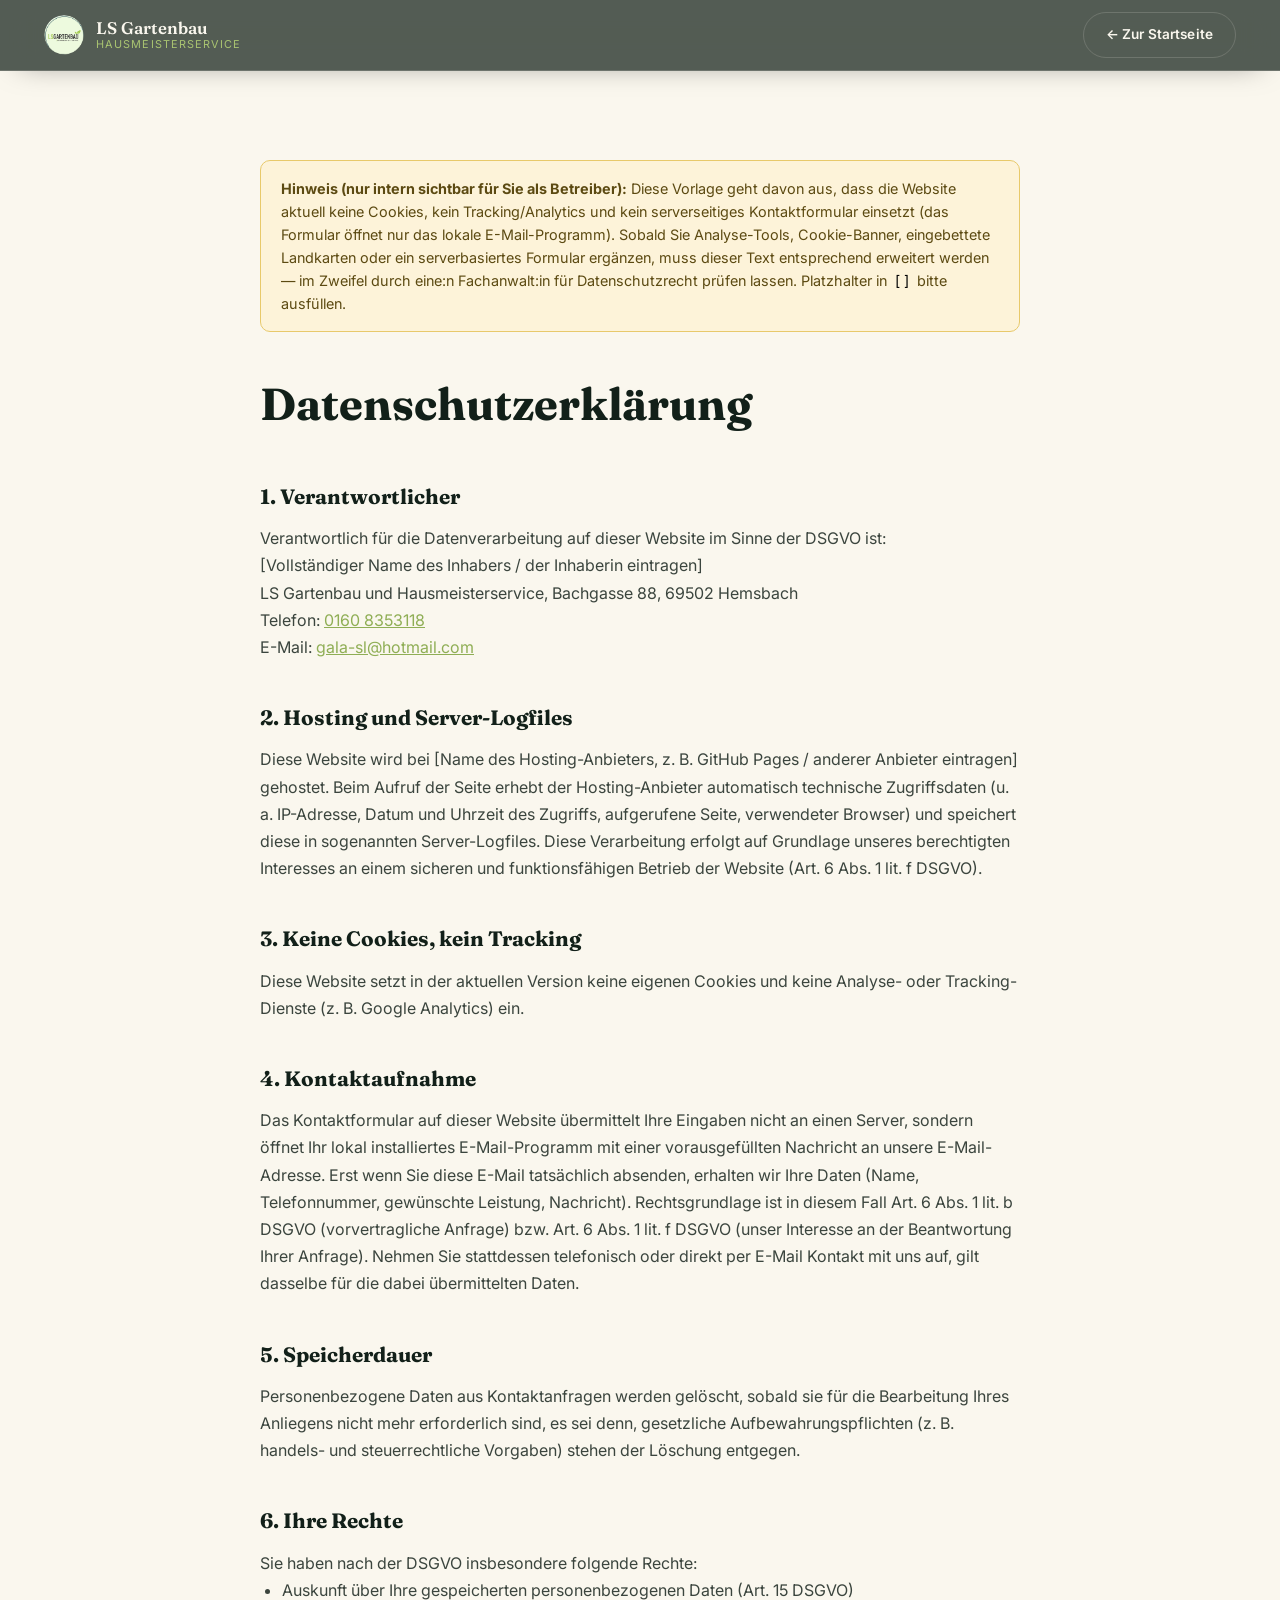
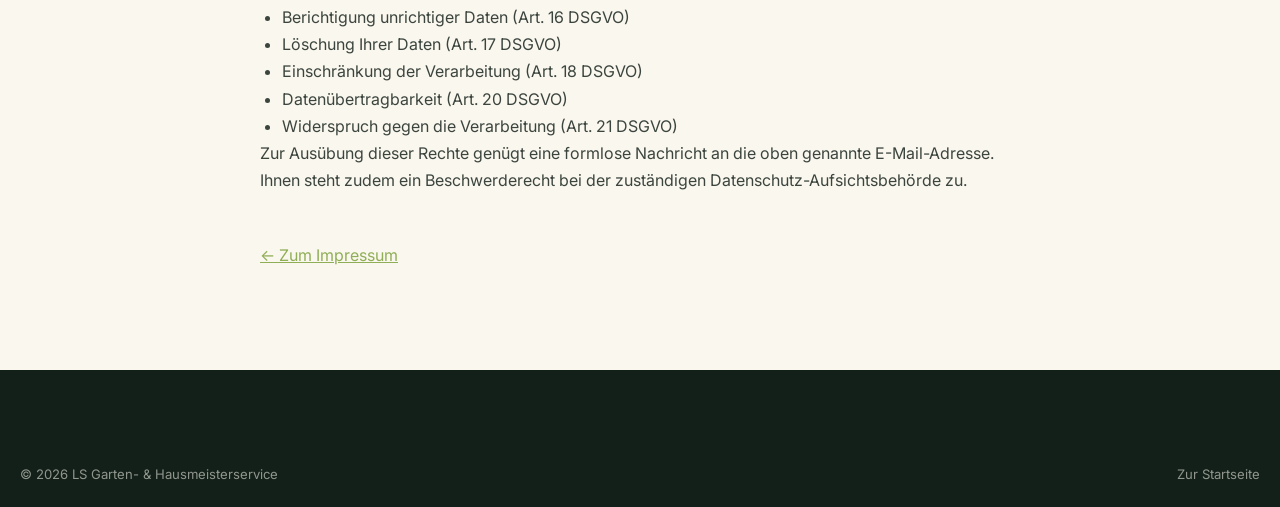
<file: datenschutz.html>
<!DOCTYPE html>
<html lang="de">
<head>
<meta charset="UTF-8" />
<meta name="viewport" content="width=device-width, initial-scale=1" />
<title>Datenschutzerklärung — LS Gartenbau &amp; Hausmeisterservice</title>
<meta name="robots" content="noindex" />
<link rel="preconnect" href="https://fonts.googleapis.com" />
<link rel="preconnect" href="https://fonts.gstatic.com" crossorigin />
<link href="https://fonts.googleapis.com/css2?family=Fraunces:ital,opsz,wght@0,9..144,400;0,9..144,500;0,9..144,600&family=Inter:wght@400;500;600;700&display=swap" rel="stylesheet" />
<link rel="stylesheet" href="assets/css/style.css" />
<style>
  .legal{ padding:160px 0 100px; max-width:760px; margin-inline:auto; }
  .legal h1{ font-family:var(--font-display); font-size:clamp(2rem,4vw,2.8rem); color:var(--forest-900); margin-bottom:8px; }
  .legal h2{ font-family:var(--font-display); font-size:1.3rem; color:var(--forest-900); margin:40px 0 12px; }
  .legal p, .legal li{ color:var(--ink-700); line-height:1.7; }
  .legal ul{ list-style:disc; padding-left:22px; display:block; }
  .legal a{ color:var(--sage-500); text-decoration:underline; }
  .todo-banner{
    background:#fdf3d9; border:1px solid #e8c96b; color:#5c4a12; border-radius:var(--radius-sm);
    padding:16px 20px; font-size:.9rem; margin-bottom:36px;
  }
  mark{ background:#fdf3d9; padding:0 4px; border-radius:4px; }
</style>
</head>
<body>

<header class="site-header is-scrolled">
  <div class="container site-header__inner">
    <a href="index.html" class="brand">
      <img src="assets/img/logo-badge.png" alt="LS Gartenbau &amp; Hausmeisterservice" width="40" height="40" class="brand__mark" />
      <span class="brand__text"><strong>LS Gartenbau</strong><em>Hausmeisterservice</em></span>
    </a>
    <a href="index.html" class="btn btn--outline btn--small">← Zur Startseite</a>
  </div>
</header>

<main class="container legal">
  <div class="todo-banner">
    <strong>Hinweis (nur intern sichtbar für Sie als Betreiber):</strong> Diese Vorlage geht davon aus, dass die
    Website aktuell keine Cookies, kein Tracking/Analytics und kein serverseitiges Kontaktformular einsetzt
    (das Formular öffnet nur das lokale E-Mail-Programm). Sobald Sie Analyse-Tools, Cookie-Banner, eingebettete
    Landkarten oder ein serverbasiertes Formular ergänzen, muss dieser Text entsprechend erweitert werden — im
    Zweifel durch eine:n Fachanwalt:in für Datenschutzrecht prüfen lassen. Platzhalter in <mark>[ ]</mark> bitte ausfüllen.
  </div>

  <h1>Datenschutzerklärung</h1>

  <h2>1. Verantwortlicher</h2>
  <p>
    Verantwortlich für die Datenverarbeitung auf dieser Website im Sinne der DSGVO ist:<br />
    [Vollständiger Name des Inhabers / der Inhaberin eintragen]<br />
    LS Gartenbau und Hausmeisterservice, Bachgasse 88, 69502 Hemsbach<br />
    Telefon: <a href="tel:+4916083531180">0160 8353118</a><br />
    E-Mail: <a href="mailto:gala-sl@hotmail.com">gala-sl@hotmail.com</a>
  </p>

  <h2>2. Hosting und Server-Logfiles</h2>
  <p>
    Diese Website wird bei [Name des Hosting-Anbieters, z. B. GitHub Pages / anderer Anbieter eintragen] gehostet.
    Beim Aufruf der Seite erhebt der Hosting-Anbieter automatisch technische Zugriffsdaten (u. a. IP-Adresse,
    Datum und Uhrzeit des Zugriffs, aufgerufene Seite, verwendeter Browser) und speichert diese in sogenannten
    Server-Logfiles. Diese Verarbeitung erfolgt auf Grundlage unseres berechtigten Interesses an einem sicheren
    und funktionsfähigen Betrieb der Website (Art. 6 Abs. 1 lit. f DSGVO).
  </p>

  <h2>3. Keine Cookies, kein Tracking</h2>
  <p>
    Diese Website setzt in der aktuellen Version keine eigenen Cookies und keine Analyse- oder Tracking-Dienste
    (z. B. Google Analytics) ein.
  </p>

  <h2>4. Kontaktaufnahme</h2>
  <p>
    Das Kontaktformular auf dieser Website übermittelt Ihre Eingaben nicht an einen Server, sondern öffnet Ihr
    lokal installiertes E-Mail-Programm mit einer vorausgefüllten Nachricht an unsere E-Mail-Adresse. Erst wenn
    Sie diese E-Mail tatsächlich absenden, erhalten wir Ihre Daten (Name, Telefonnummer, gewünschte Leistung,
    Nachricht). Rechtsgrundlage ist in diesem Fall Art. 6 Abs. 1 lit. b DSGVO (vorvertragliche Anfrage) bzw.
    Art. 6 Abs. 1 lit. f DSGVO (unser Interesse an der Beantwortung Ihrer Anfrage). Nehmen Sie stattdessen
    telefonisch oder direkt per E-Mail Kontakt mit uns auf, gilt dasselbe für die dabei übermittelten Daten.
  </p>

  <h2>5. Speicherdauer</h2>
  <p>
    Personenbezogene Daten aus Kontaktanfragen werden gelöscht, sobald sie für die Bearbeitung Ihres Anliegens
    nicht mehr erforderlich sind, es sei denn, gesetzliche Aufbewahrungspflichten (z. B. handels- und
    steuerrechtliche Vorgaben) stehen der Löschung entgegen.
  </p>

  <h2>6. Ihre Rechte</h2>
  <p>Sie haben nach der DSGVO insbesondere folgende Rechte:</p>
  <ul>
    <li>Auskunft über Ihre gespeicherten personenbezogenen Daten (Art. 15 DSGVO)</li>
    <li>Berichtigung unrichtiger Daten (Art. 16 DSGVO)</li>
    <li>Löschung Ihrer Daten (Art. 17 DSGVO)</li>
    <li>Einschränkung der Verarbeitung (Art. 18 DSGVO)</li>
    <li>Datenübertragbarkeit (Art. 20 DSGVO)</li>
    <li>Widerspruch gegen die Verarbeitung (Art. 21 DSGVO)</li>
  </ul>
  <p>
    Zur Ausübung dieser Rechte genügt eine formlose Nachricht an die oben genannte E-Mail-Adresse. Ihnen steht
    zudem ein Beschwerderecht bei der zuständigen Datenschutz-Aufsichtsbehörde zu.
  </p>

  <p style="margin-top:48px;"><a href="impressum.html">← Zum Impressum</a></p>
</main>

<footer class="site-footer">
  <div class="site-footer__bottom container">
    <span>© <span id="year"></span> LS Garten- &amp; Hausmeisterservice</span>
    <a href="index.html" style="color:inherit;">Zur Startseite</a>
  </div>
</footer>

<script>document.getElementById('year').textContent = new Date().getFullYear();</script>
</body>
</html>
</file>
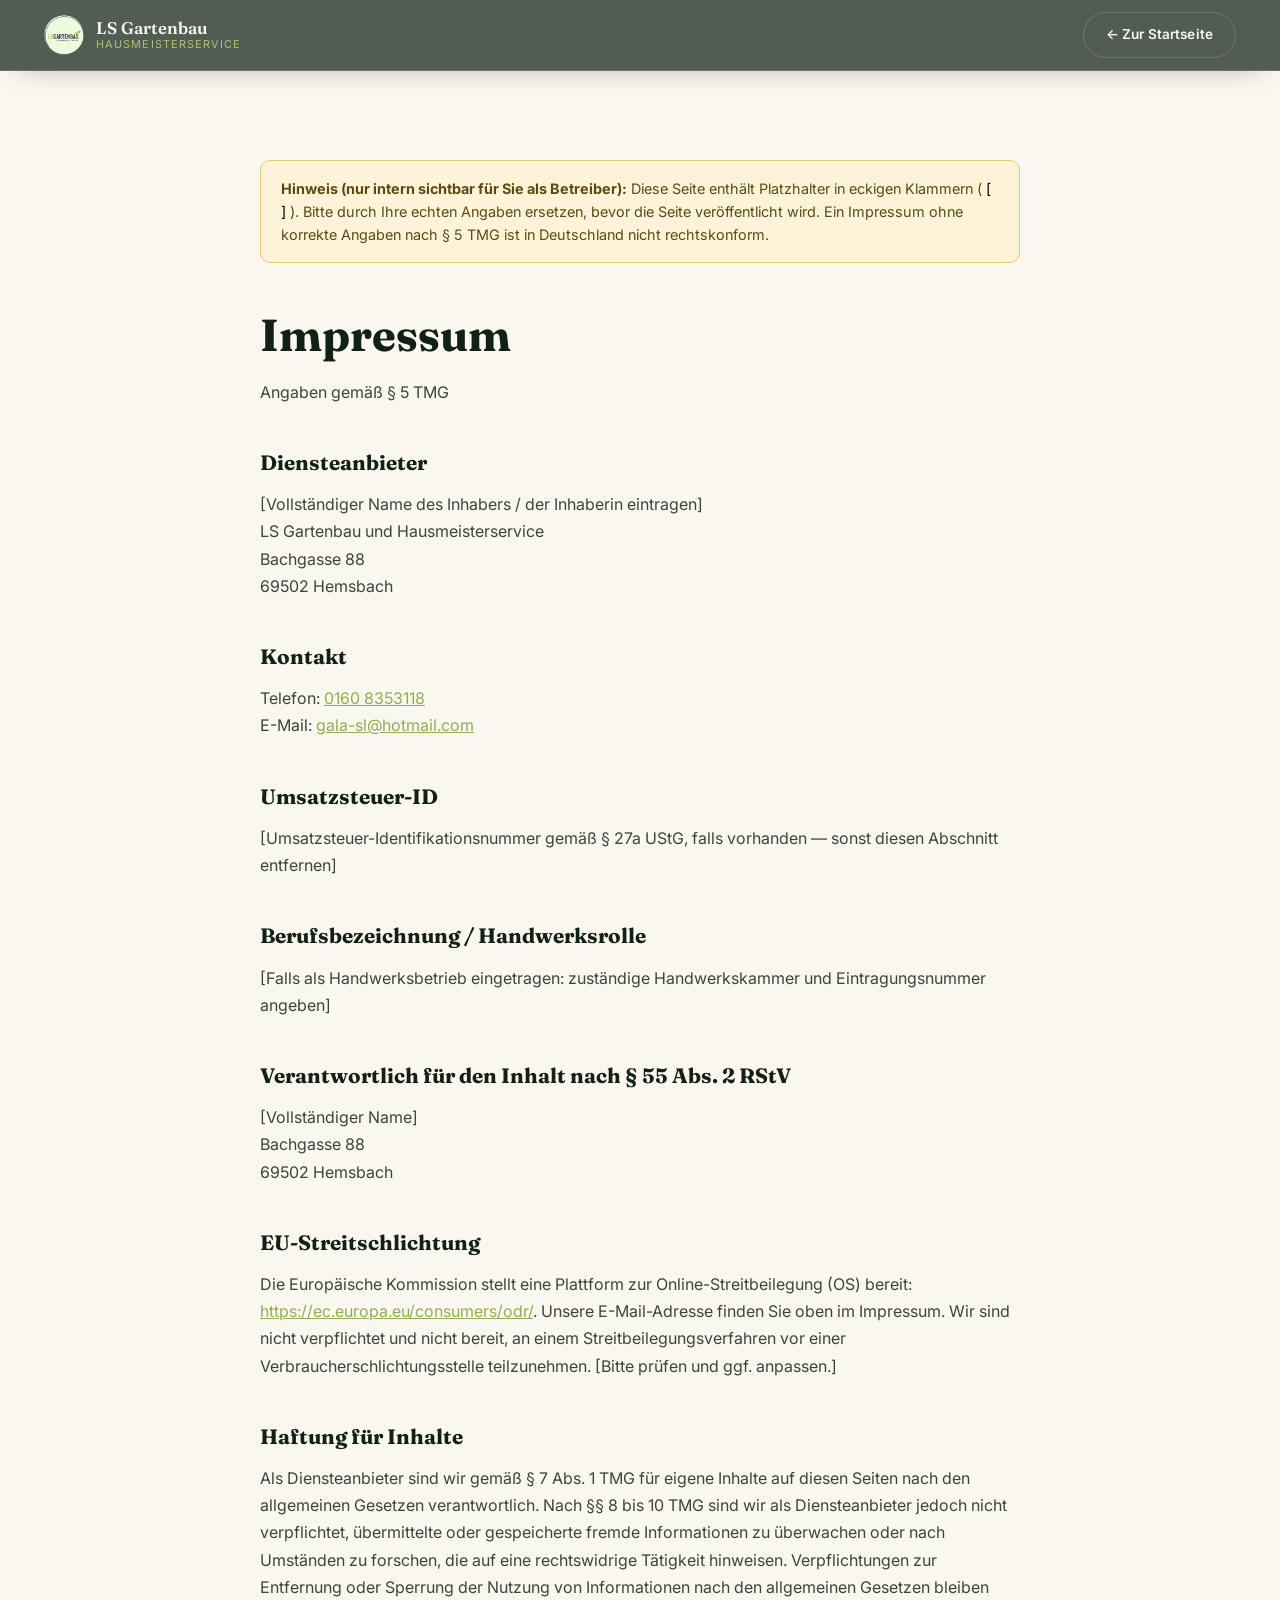
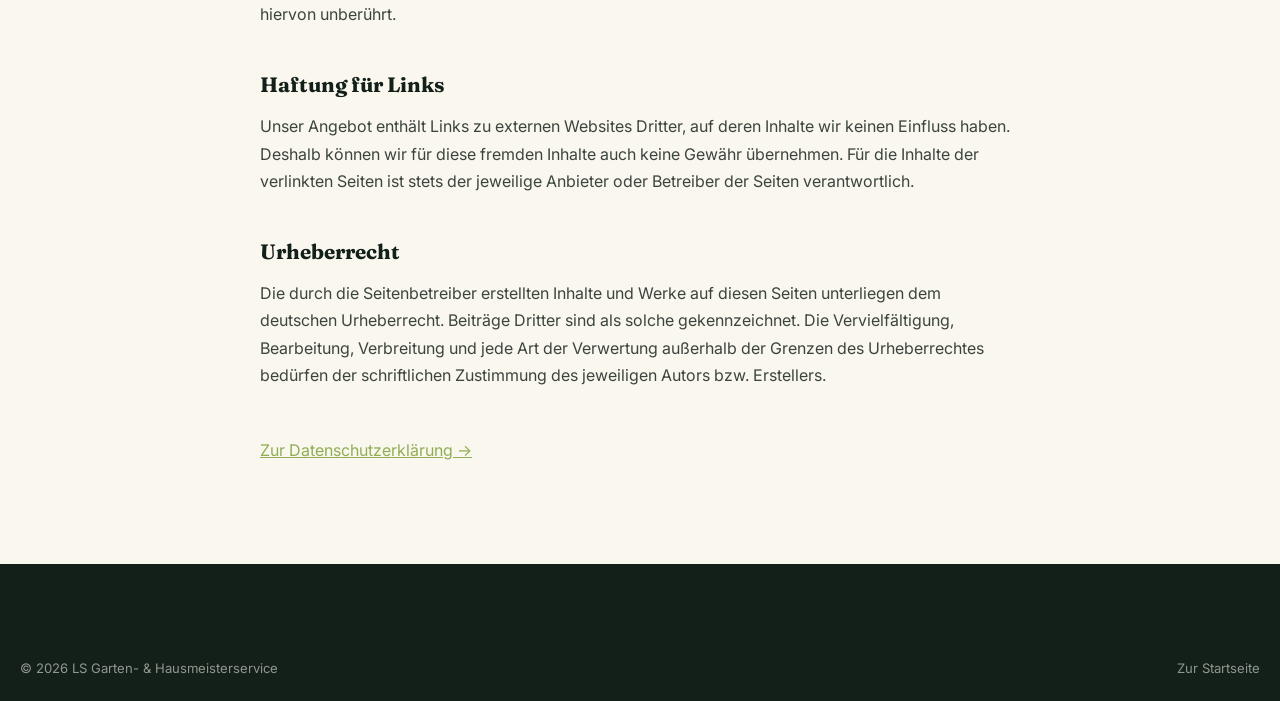
<file: impressum.html>
<!DOCTYPE html>
<html lang="de">
<head>
<meta charset="UTF-8" />
<meta name="viewport" content="width=device-width, initial-scale=1" />
<title>Impressum — LS Gartenbau &amp; Hausmeisterservice</title>
<meta name="robots" content="noindex" />
<link rel="preconnect" href="https://fonts.googleapis.com" />
<link rel="preconnect" href="https://fonts.gstatic.com" crossorigin />
<link href="https://fonts.googleapis.com/css2?family=Fraunces:ital,opsz,wght@0,9..144,400;0,9..144,500;0,9..144,600&family=Inter:wght@400;500;600;700&display=swap" rel="stylesheet" />
<link rel="stylesheet" href="assets/css/style.css" />
<style>
  .legal{ padding:160px 0 100px; max-width:760px; margin-inline:auto; }
  .legal h1{ font-family:var(--font-display); font-size:clamp(2rem,4vw,2.8rem); color:var(--forest-900); margin-bottom:8px; }
  .legal h2{ font-family:var(--font-display); font-size:1.3rem; color:var(--forest-900); margin:40px 0 12px; }
  .legal p, .legal li{ color:var(--ink-700); line-height:1.7; }
  .legal ul{ list-style:disc; padding-left:22px; display:block; }
  .legal a{ color:var(--sage-500); text-decoration:underline; }
  .todo-banner{
    background:#fdf3d9; border:1px solid #e8c96b; color:#5c4a12; border-radius:var(--radius-sm);
    padding:16px 20px; font-size:.9rem; margin-bottom:36px;
  }
  mark{ background:#fdf3d9; padding:0 4px; border-radius:4px; }
</style>
</head>
<body>

<header class="site-header is-scrolled">
  <div class="container site-header__inner">
    <a href="index.html" class="brand">
      <img src="assets/img/logo-badge.png" alt="LS Gartenbau &amp; Hausmeisterservice" width="40" height="40" class="brand__mark" />
      <span class="brand__text"><strong>LS Gartenbau</strong><em>Hausmeisterservice</em></span>
    </a>
    <a href="index.html" class="btn btn--outline btn--small">← Zur Startseite</a>
  </div>
</header>

<main class="container legal">
  <div class="todo-banner">
    <strong>Hinweis (nur intern sichtbar für Sie als Betreiber):</strong> Diese Seite enthält Platzhalter
    in eckigen Klammern (<mark>[ ]</mark>). Bitte durch Ihre echten Angaben ersetzen, bevor die Seite veröffentlicht wird.
    Ein Impressum ohne korrekte Angaben nach § 5 TMG ist in Deutschland nicht rechtskonform.
  </div>

  <h1>Impressum</h1>
  <p>Angaben gemäß § 5 TMG</p>

  <h2>Diensteanbieter</h2>
  <p>
    [Vollständiger Name des Inhabers / der Inhaberin eintragen]<br />
    LS Gartenbau und Hausmeisterservice<br />
    Bachgasse 88<br />
    69502 Hemsbach
  </p>

  <h2>Kontakt</h2>
  <p>
    Telefon: <a href="tel:+4916083531180">0160 8353118</a><br />
    E-Mail: <a href="mailto:gala-sl@hotmail.com">gala-sl@hotmail.com</a>
  </p>

  <h2>Umsatzsteuer-ID</h2>
  <p>[Umsatzsteuer-Identifikationsnummer gemäß § 27a UStG, falls vorhanden — sonst diesen Abschnitt entfernen]</p>

  <h2>Berufsbezeichnung / Handwerksrolle</h2>
  <p>[Falls als Handwerksbetrieb eingetragen: zuständige Handwerkskammer und Eintragungsnummer angeben]</p>

  <h2>Verantwortlich für den Inhalt nach § 55 Abs. 2 RStV</h2>
  <p>
    [Vollständiger Name]<br />
    Bachgasse 88<br />
    69502 Hemsbach
  </p>

  <h2>EU-Streitschlichtung</h2>
  <p>
    Die Europäische Kommission stellt eine Plattform zur Online-Streitbeilegung (OS) bereit:
    <a href="https://ec.europa.eu/consumers/odr/" target="_blank" rel="noopener">https://ec.europa.eu/consumers/odr/</a>.
    Unsere E-Mail-Adresse finden Sie oben im Impressum. Wir sind nicht verpflichtet und nicht bereit, an einem
    Streitbeilegungsverfahren vor einer Verbraucherschlichtungsstelle teilzunehmen. [Bitte prüfen und ggf. anpassen.]
  </p>

  <h2>Haftung für Inhalte</h2>
  <p>
    Als Diensteanbieter sind wir gemäß § 7 Abs. 1 TMG für eigene Inhalte auf diesen Seiten nach den allgemeinen
    Gesetzen verantwortlich. Nach §§ 8 bis 10 TMG sind wir als Diensteanbieter jedoch nicht verpflichtet,
    übermittelte oder gespeicherte fremde Informationen zu überwachen oder nach Umständen zu forschen, die auf
    eine rechtswidrige Tätigkeit hinweisen. Verpflichtungen zur Entfernung oder Sperrung der Nutzung von
    Informationen nach den allgemeinen Gesetzen bleiben hiervon unberührt.
  </p>

  <h2>Haftung für Links</h2>
  <p>
    Unser Angebot enthält Links zu externen Websites Dritter, auf deren Inhalte wir keinen Einfluss haben.
    Deshalb können wir für diese fremden Inhalte auch keine Gewähr übernehmen. Für die Inhalte der verlinkten
    Seiten ist stets der jeweilige Anbieter oder Betreiber der Seiten verantwortlich.
  </p>

  <h2>Urheberrecht</h2>
  <p>
    Die durch die Seitenbetreiber erstellten Inhalte und Werke auf diesen Seiten unterliegen dem deutschen
    Urheberrecht. Beiträge Dritter sind als solche gekennzeichnet. Die Vervielfältigung, Bearbeitung, Verbreitung
    und jede Art der Verwertung außerhalb der Grenzen des Urheberrechtes bedürfen der schriftlichen Zustimmung
    des jeweiligen Autors bzw. Erstellers.
  </p>

  <p style="margin-top:48px;"><a href="datenschutz.html">Zur Datenschutzerklärung →</a></p>
</main>

<footer class="site-footer">
  <div class="site-footer__bottom container">
    <span>© <span id="year"></span> LS Garten- &amp; Hausmeisterservice</span>
    <a href="index.html" style="color:inherit;">Zur Startseite</a>
  </div>
</footer>

<script>document.getElementById('year').textContent = new Date().getFullYear();</script>
</body>
</html>
</file>
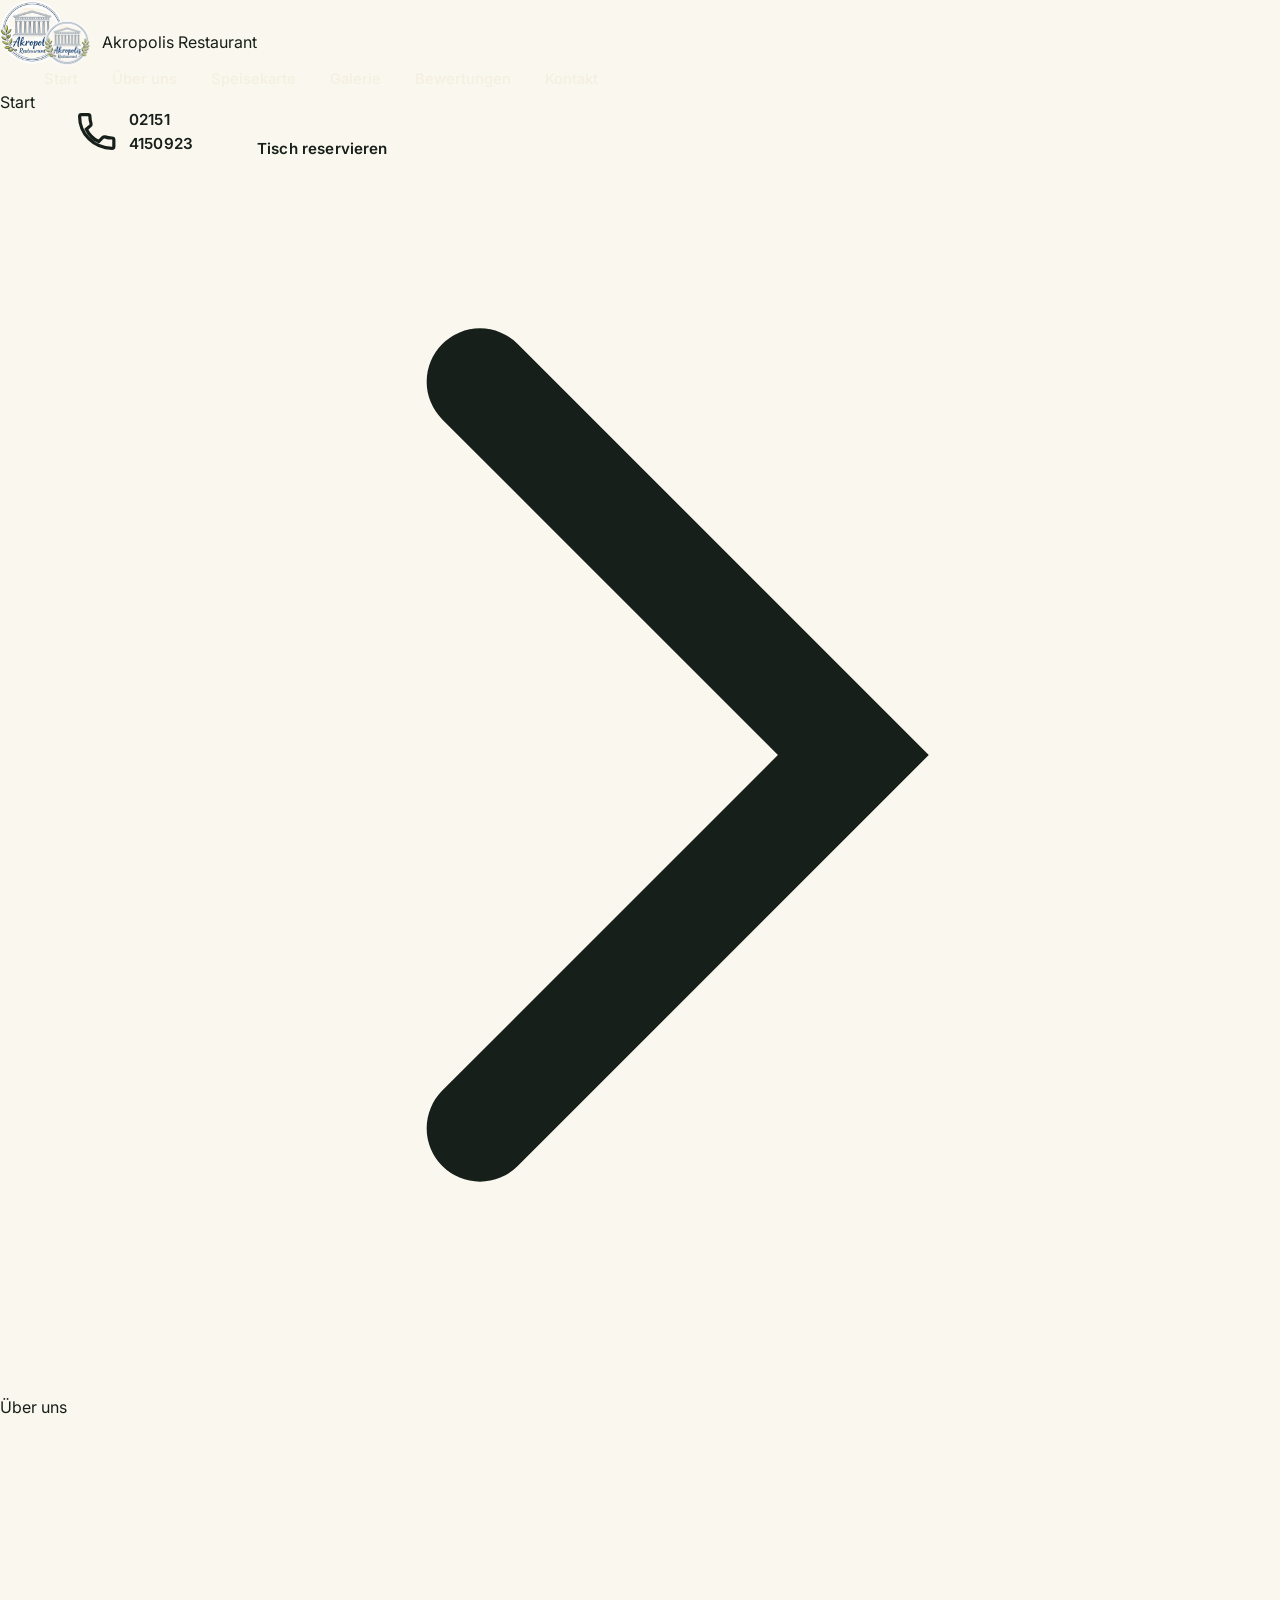
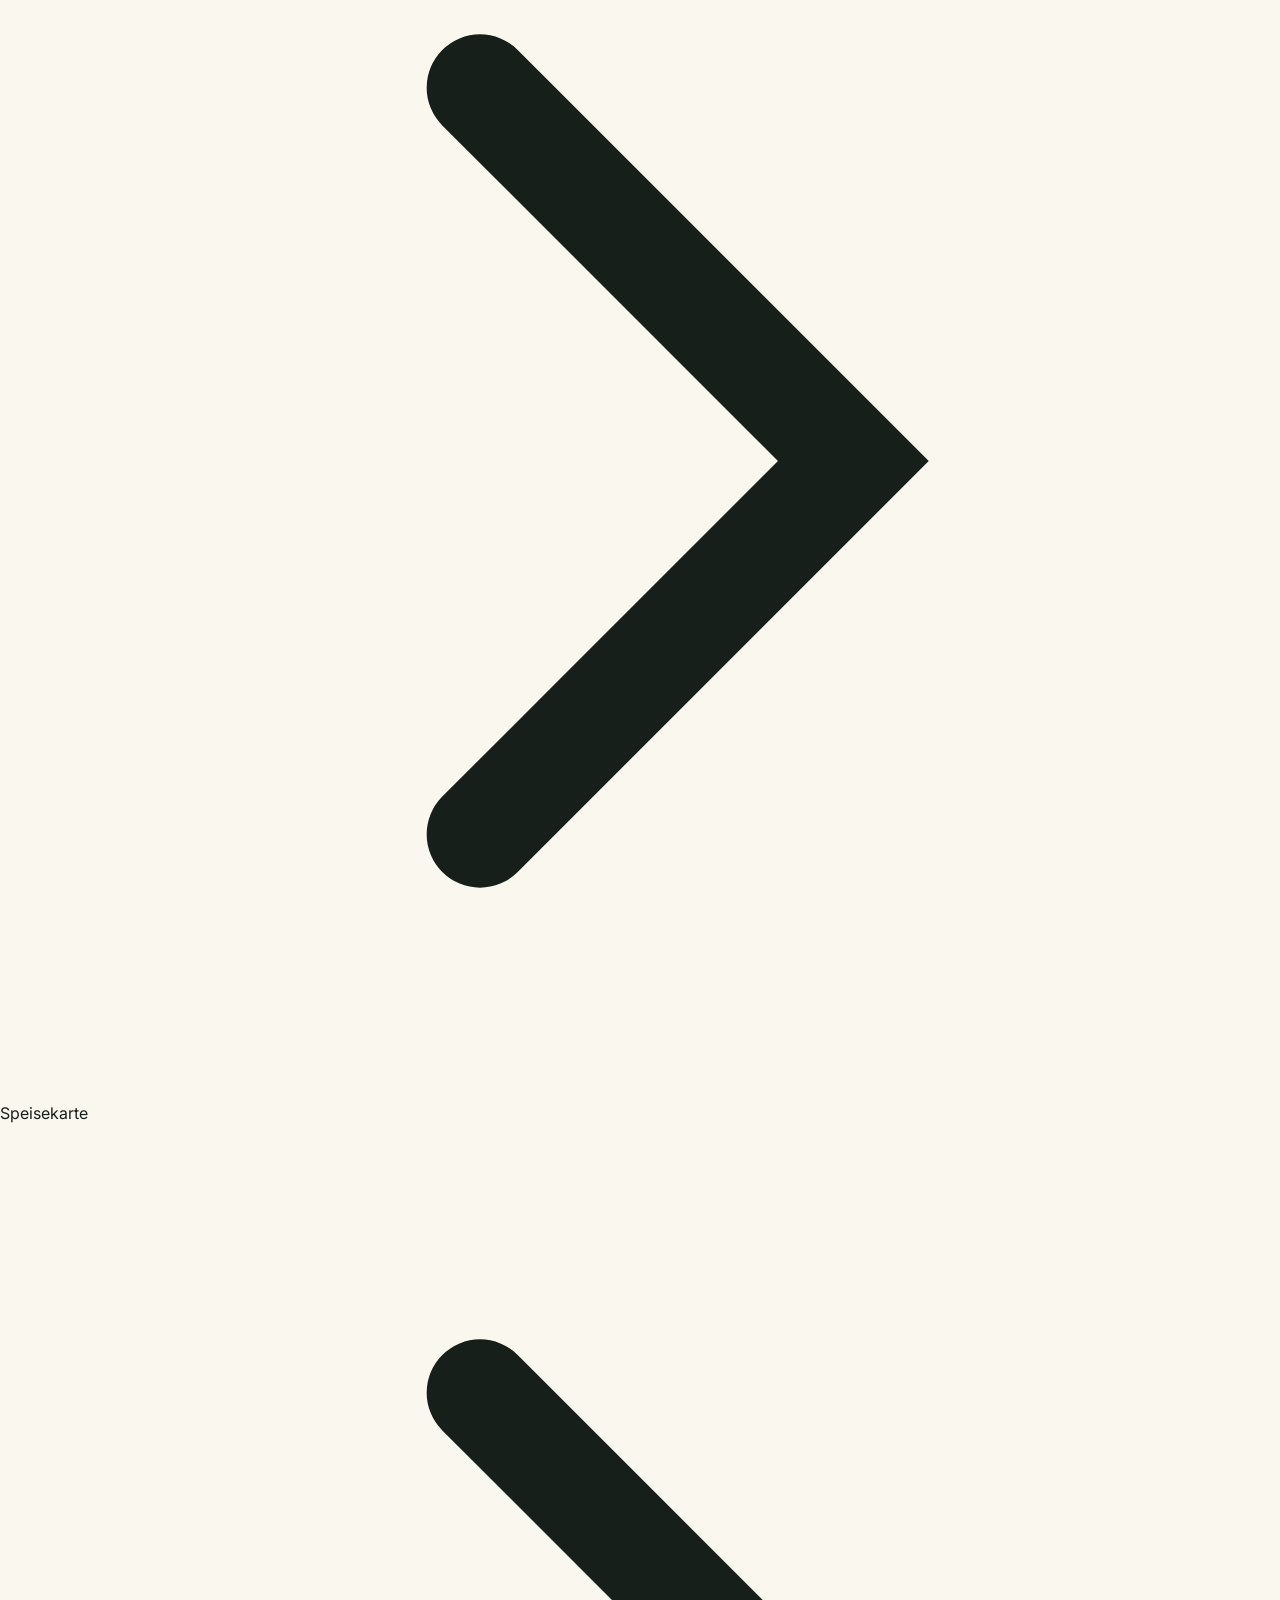
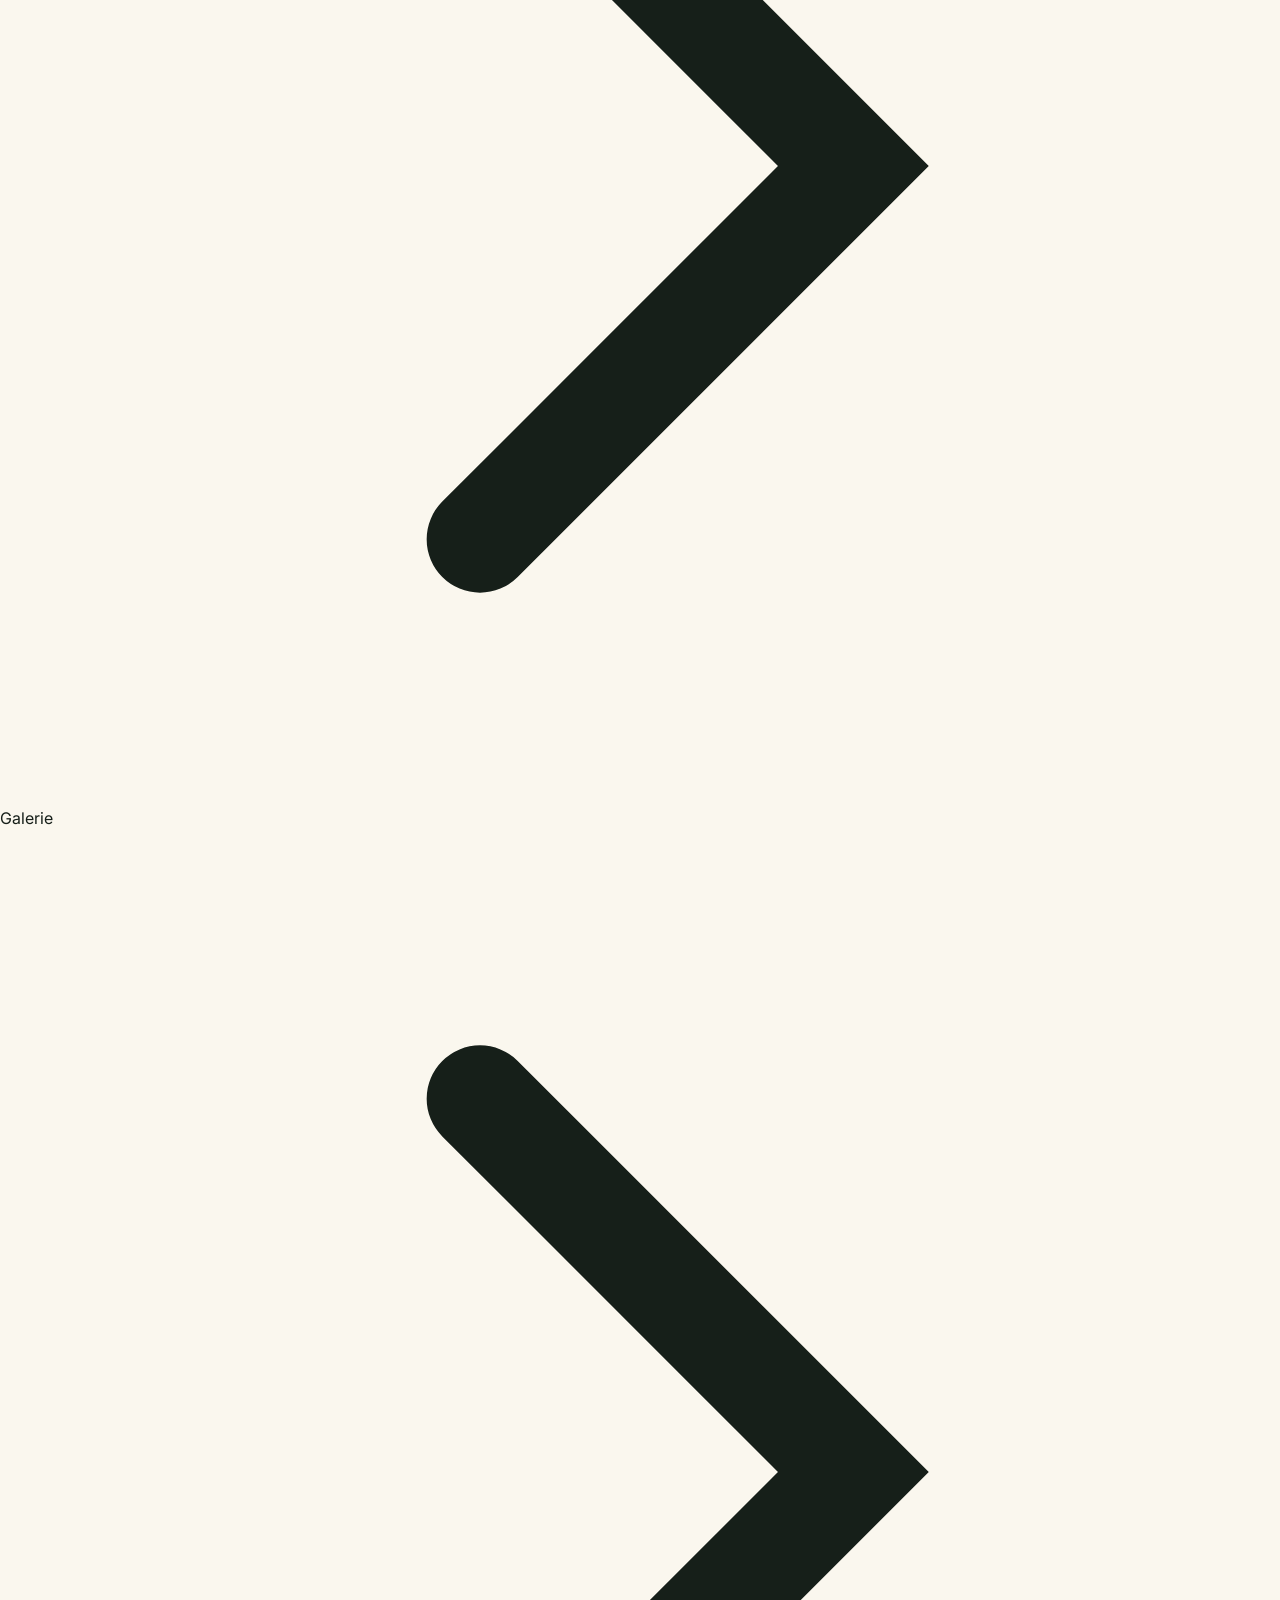
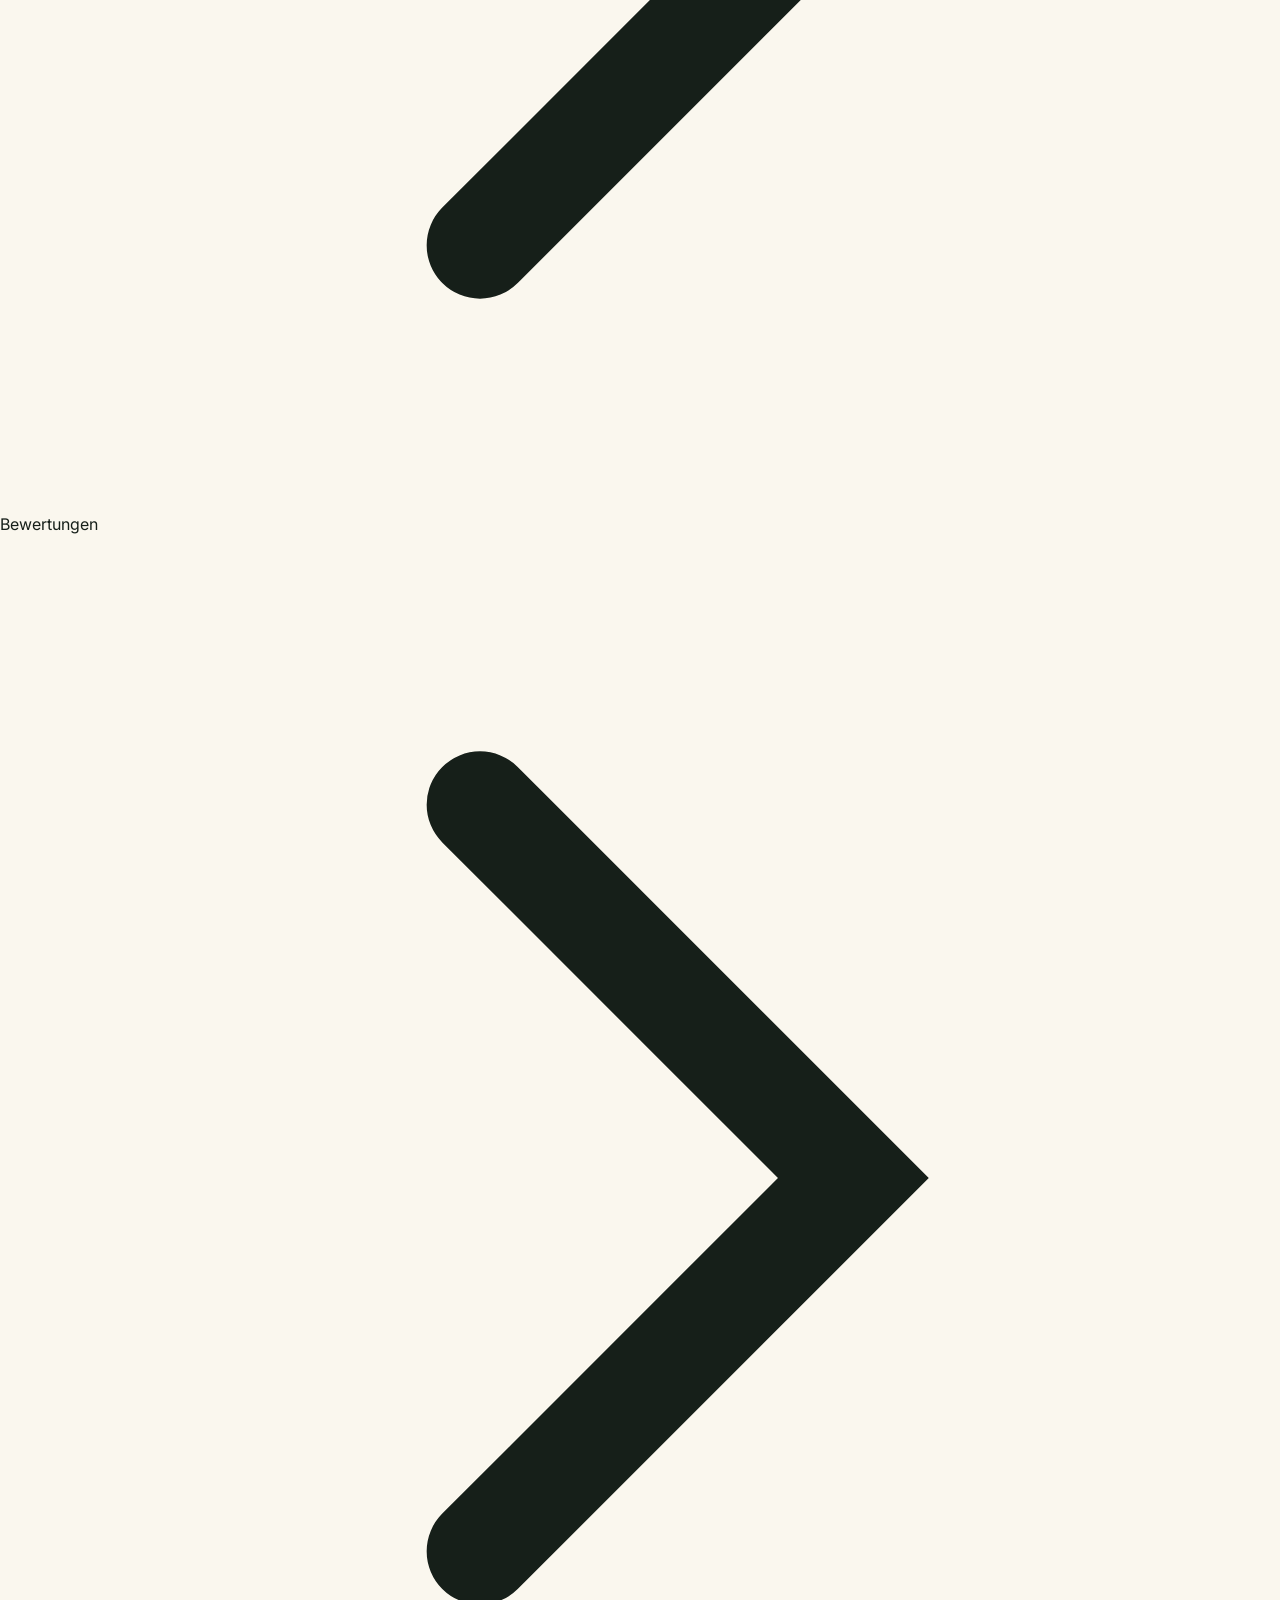
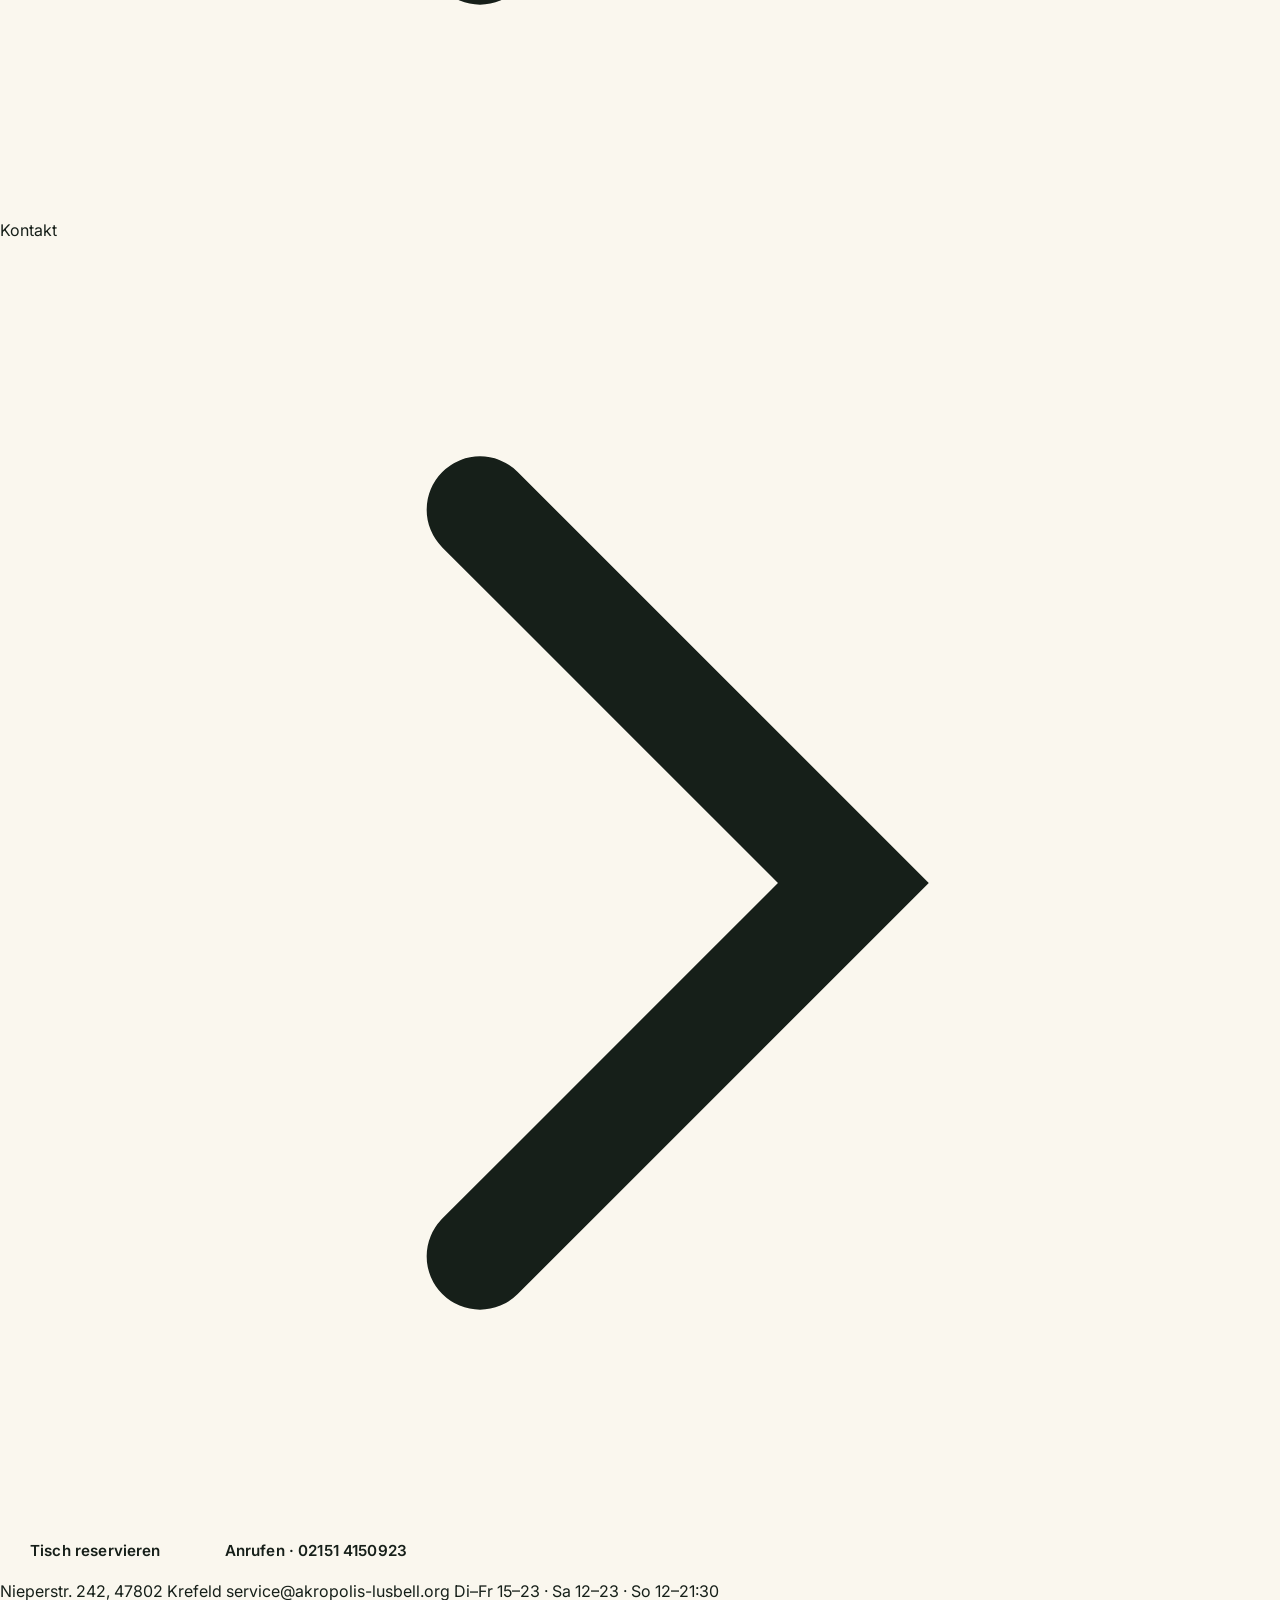
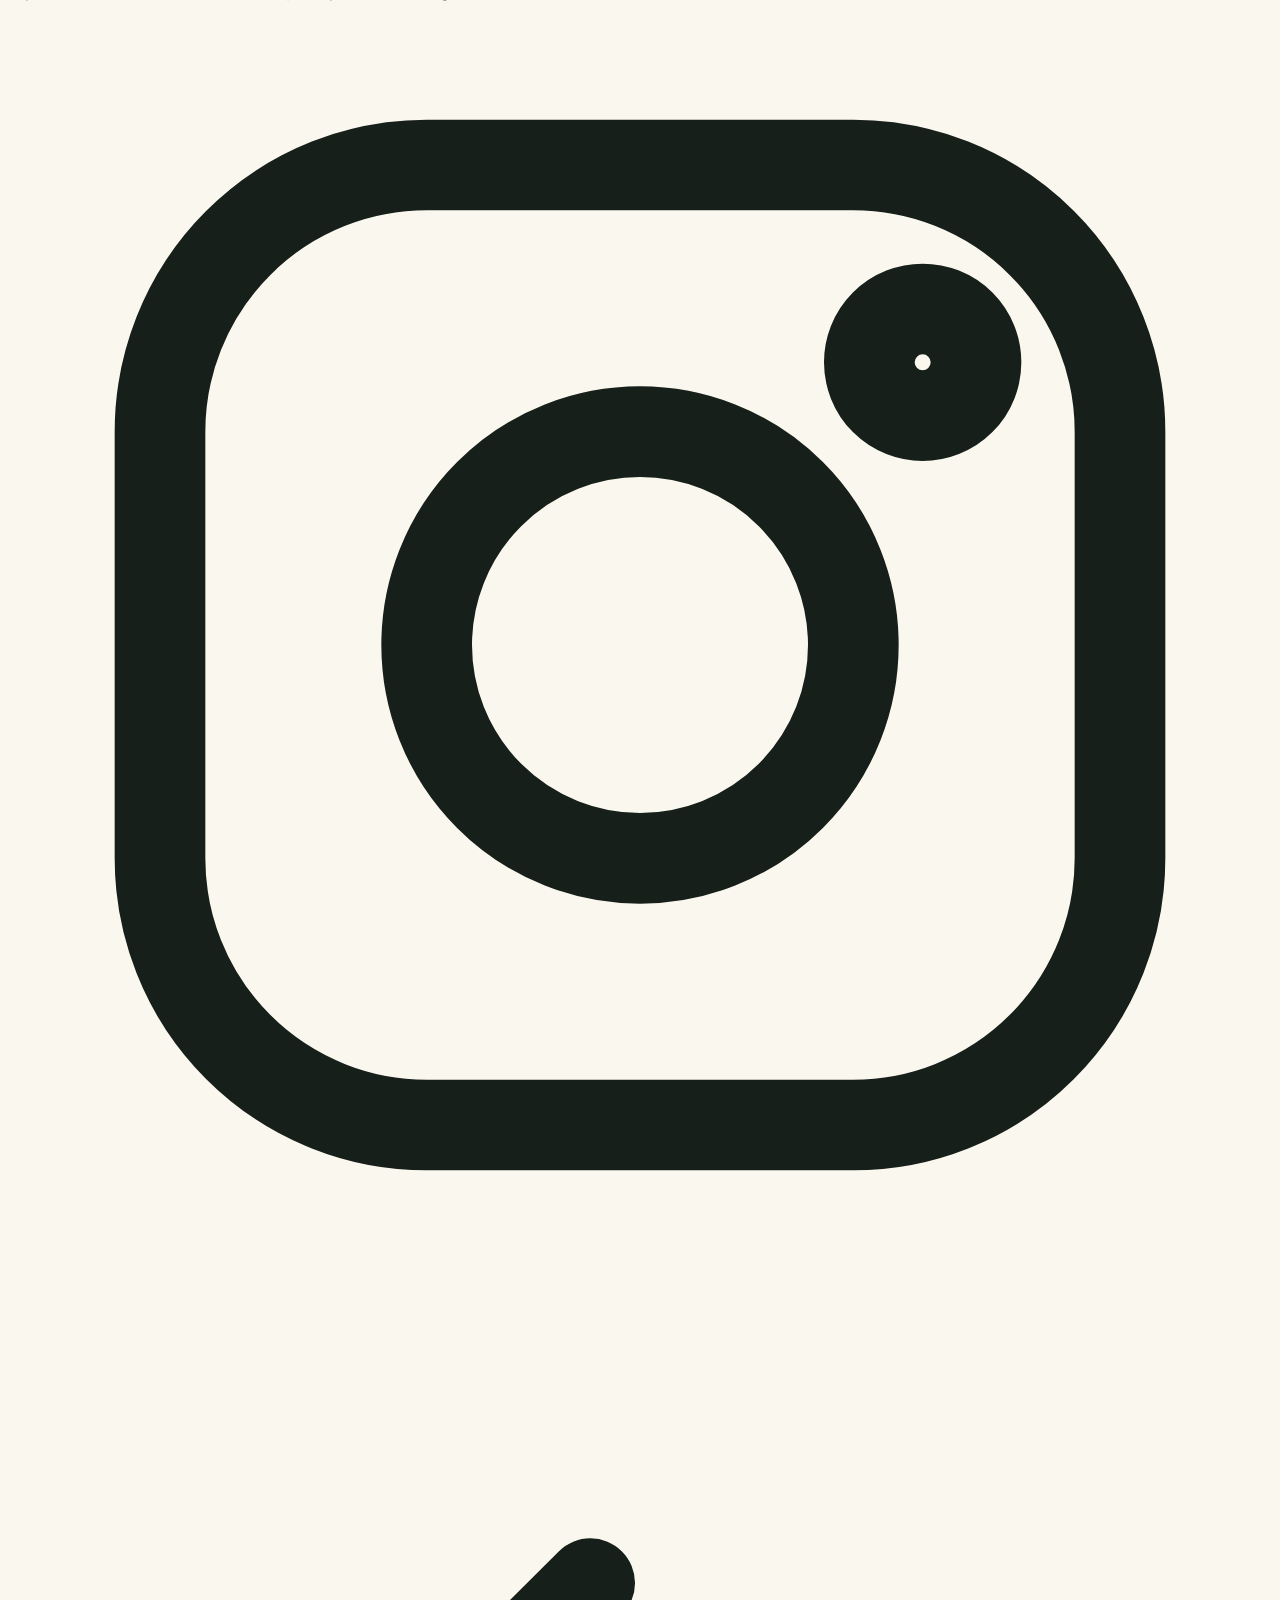
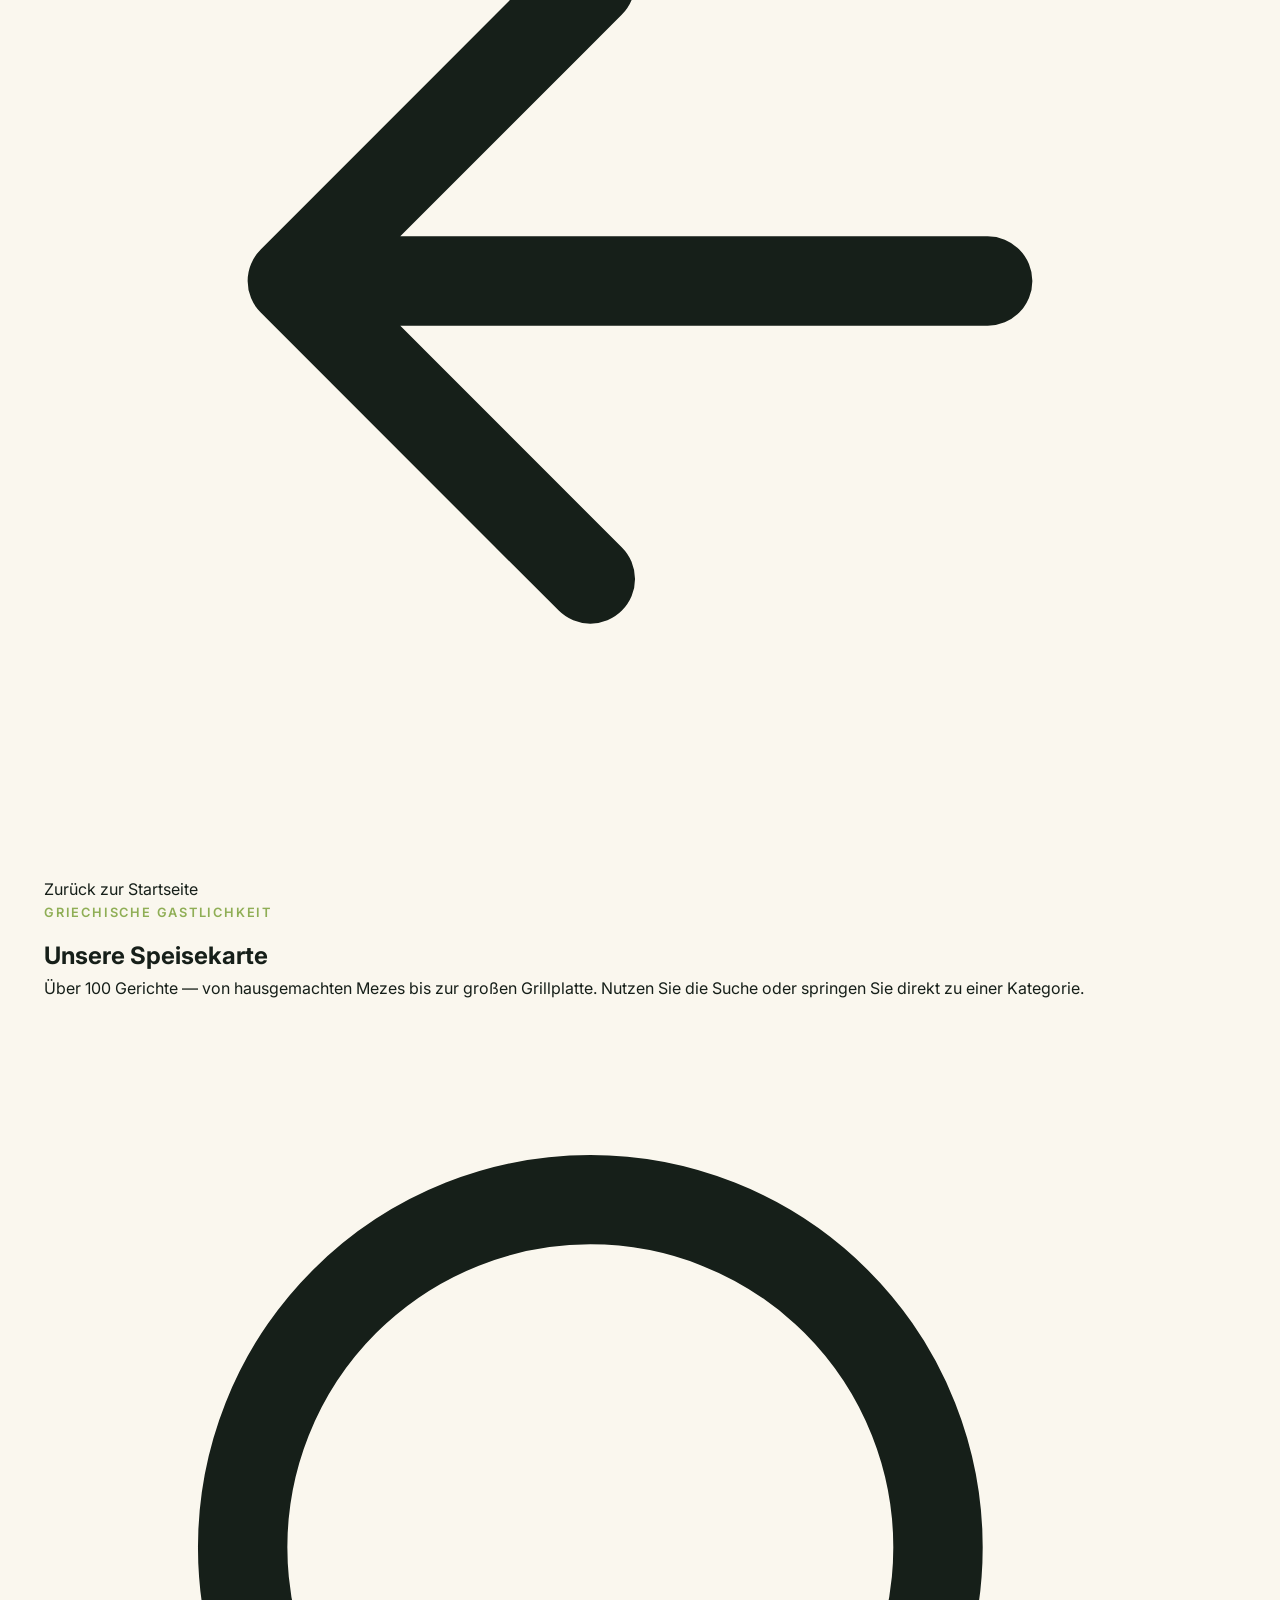
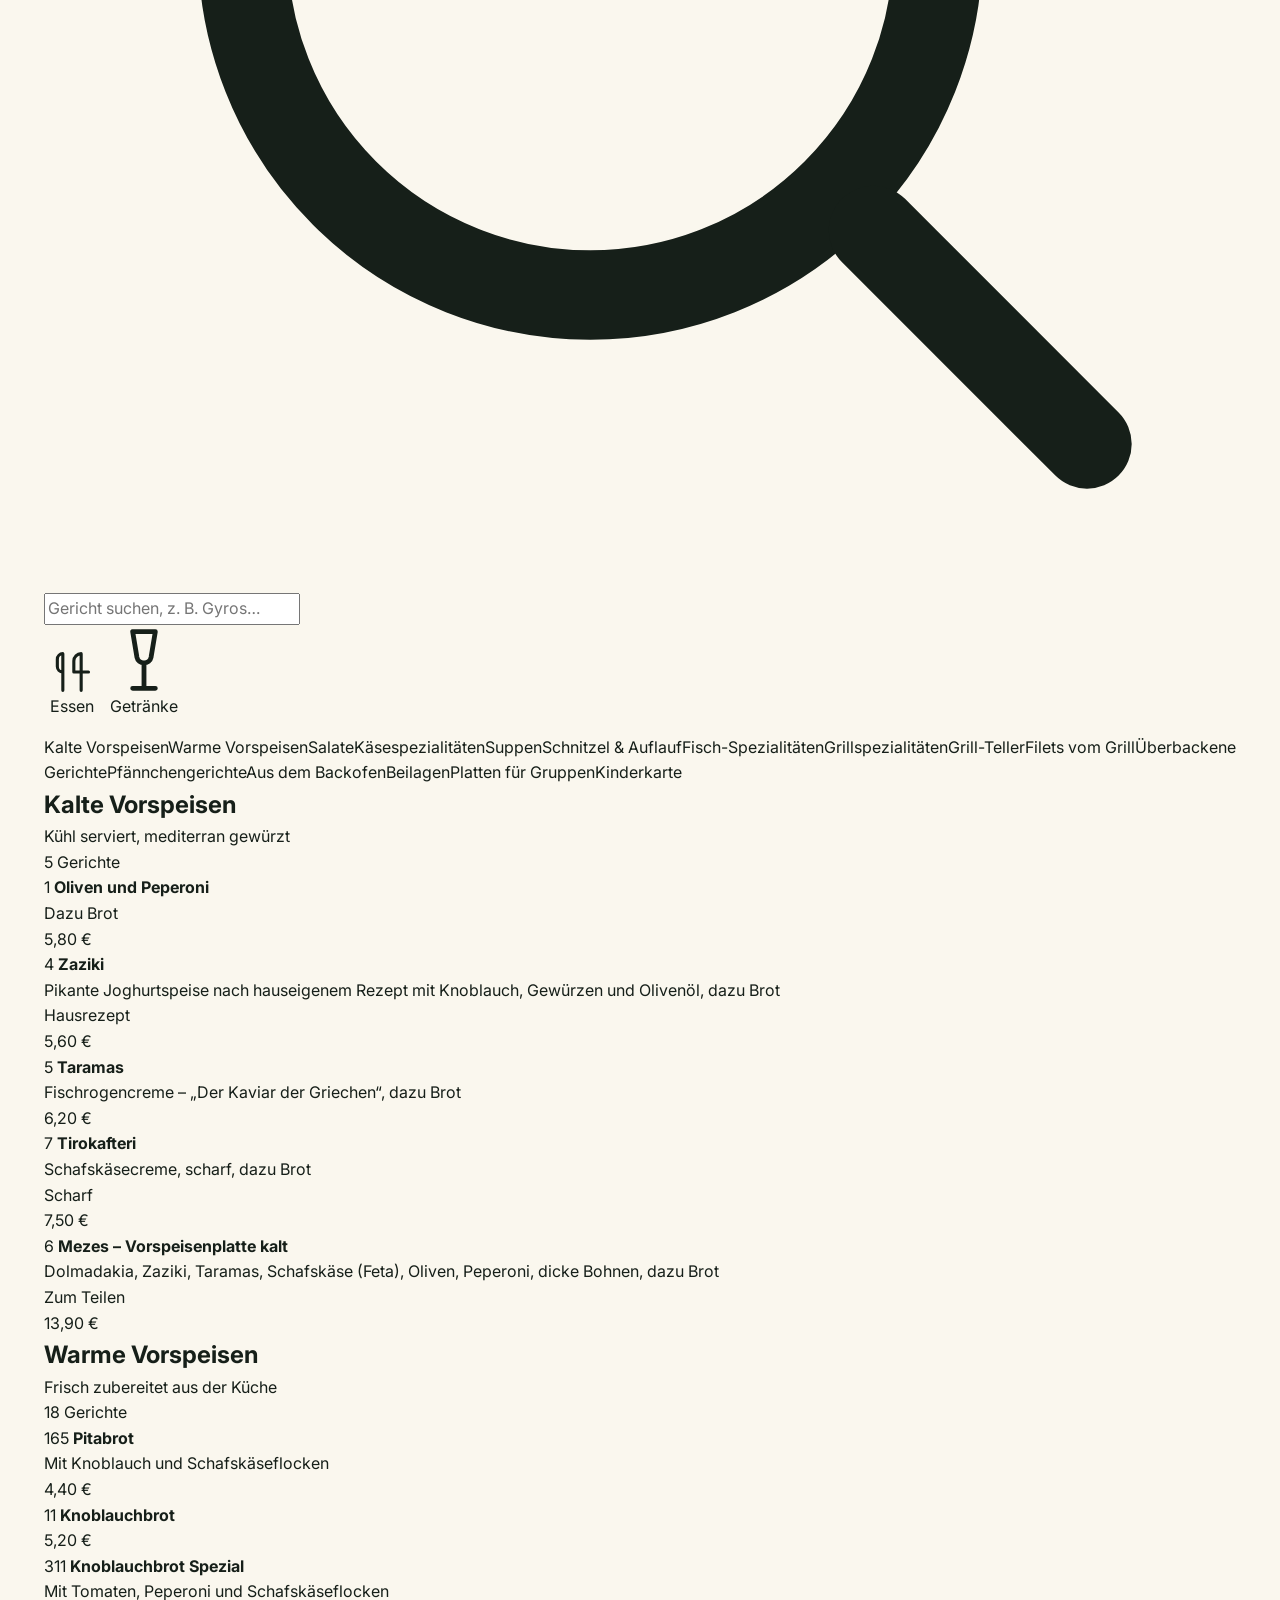
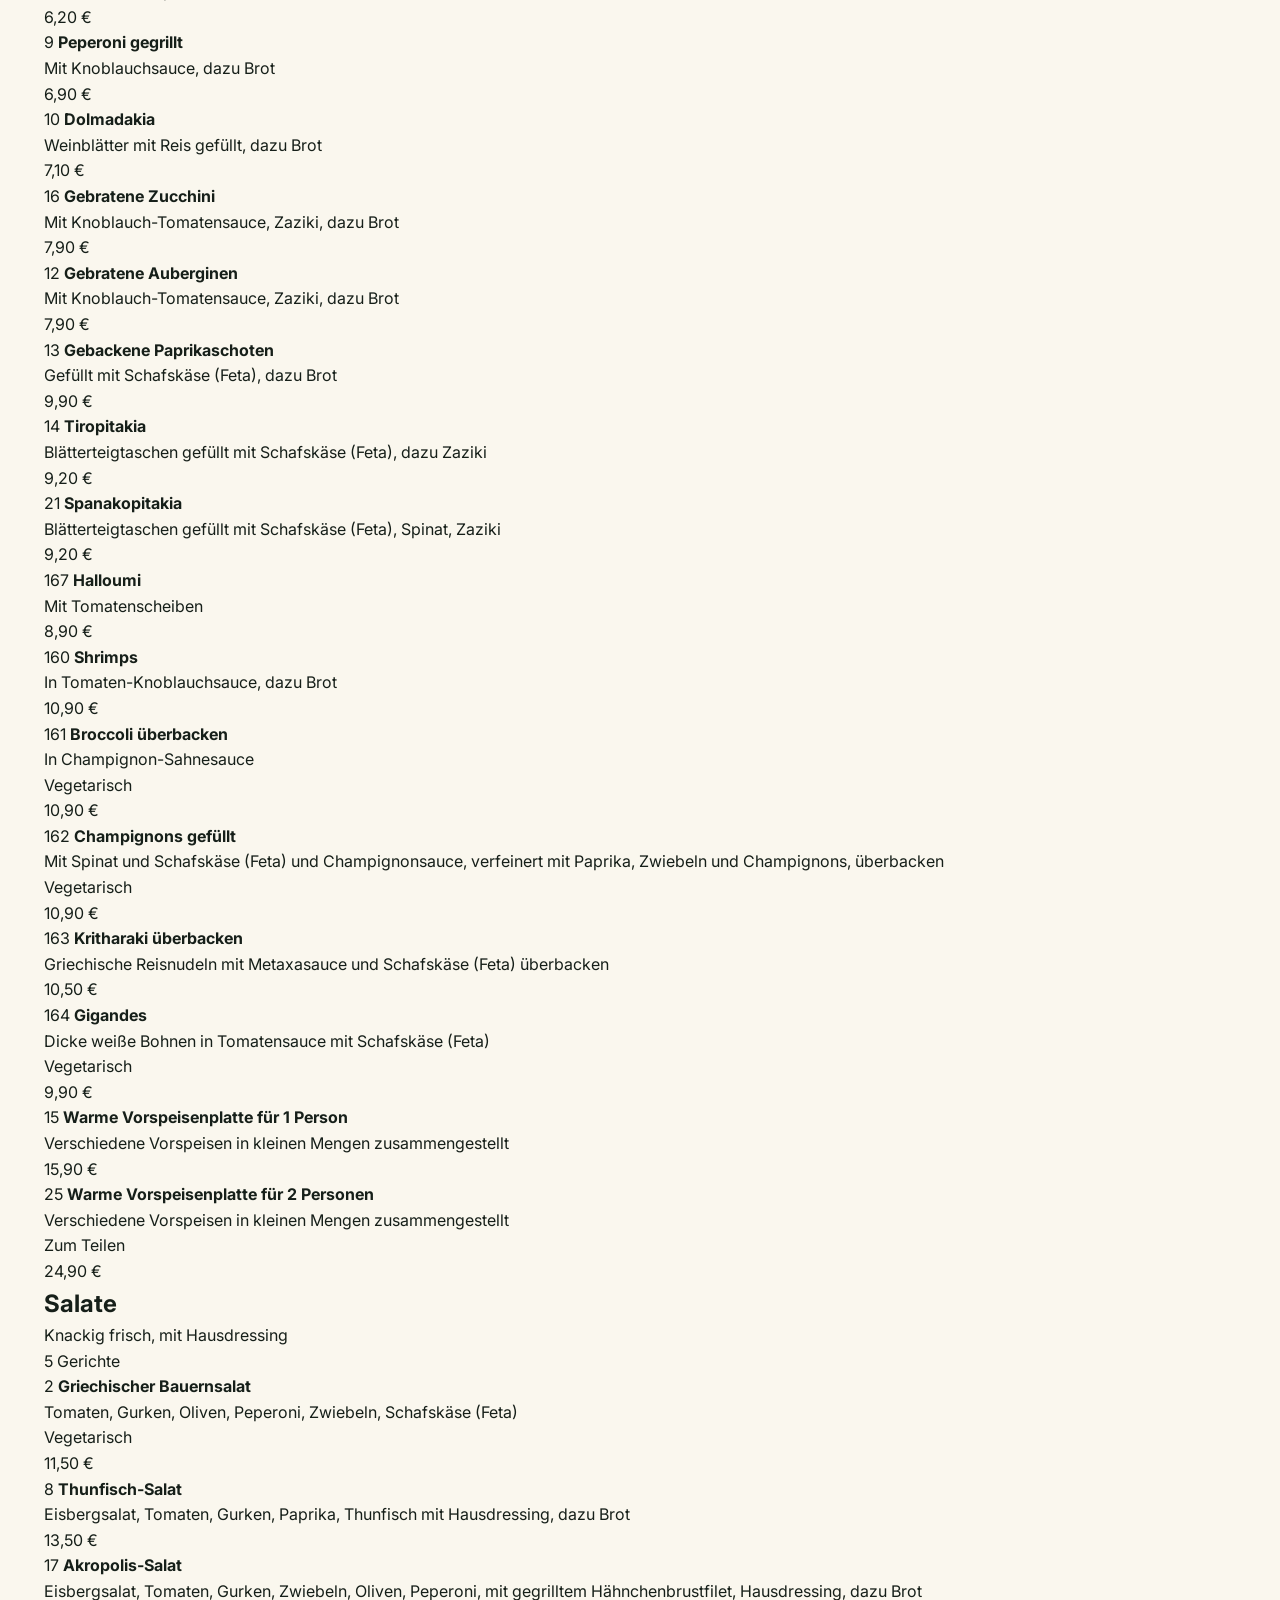
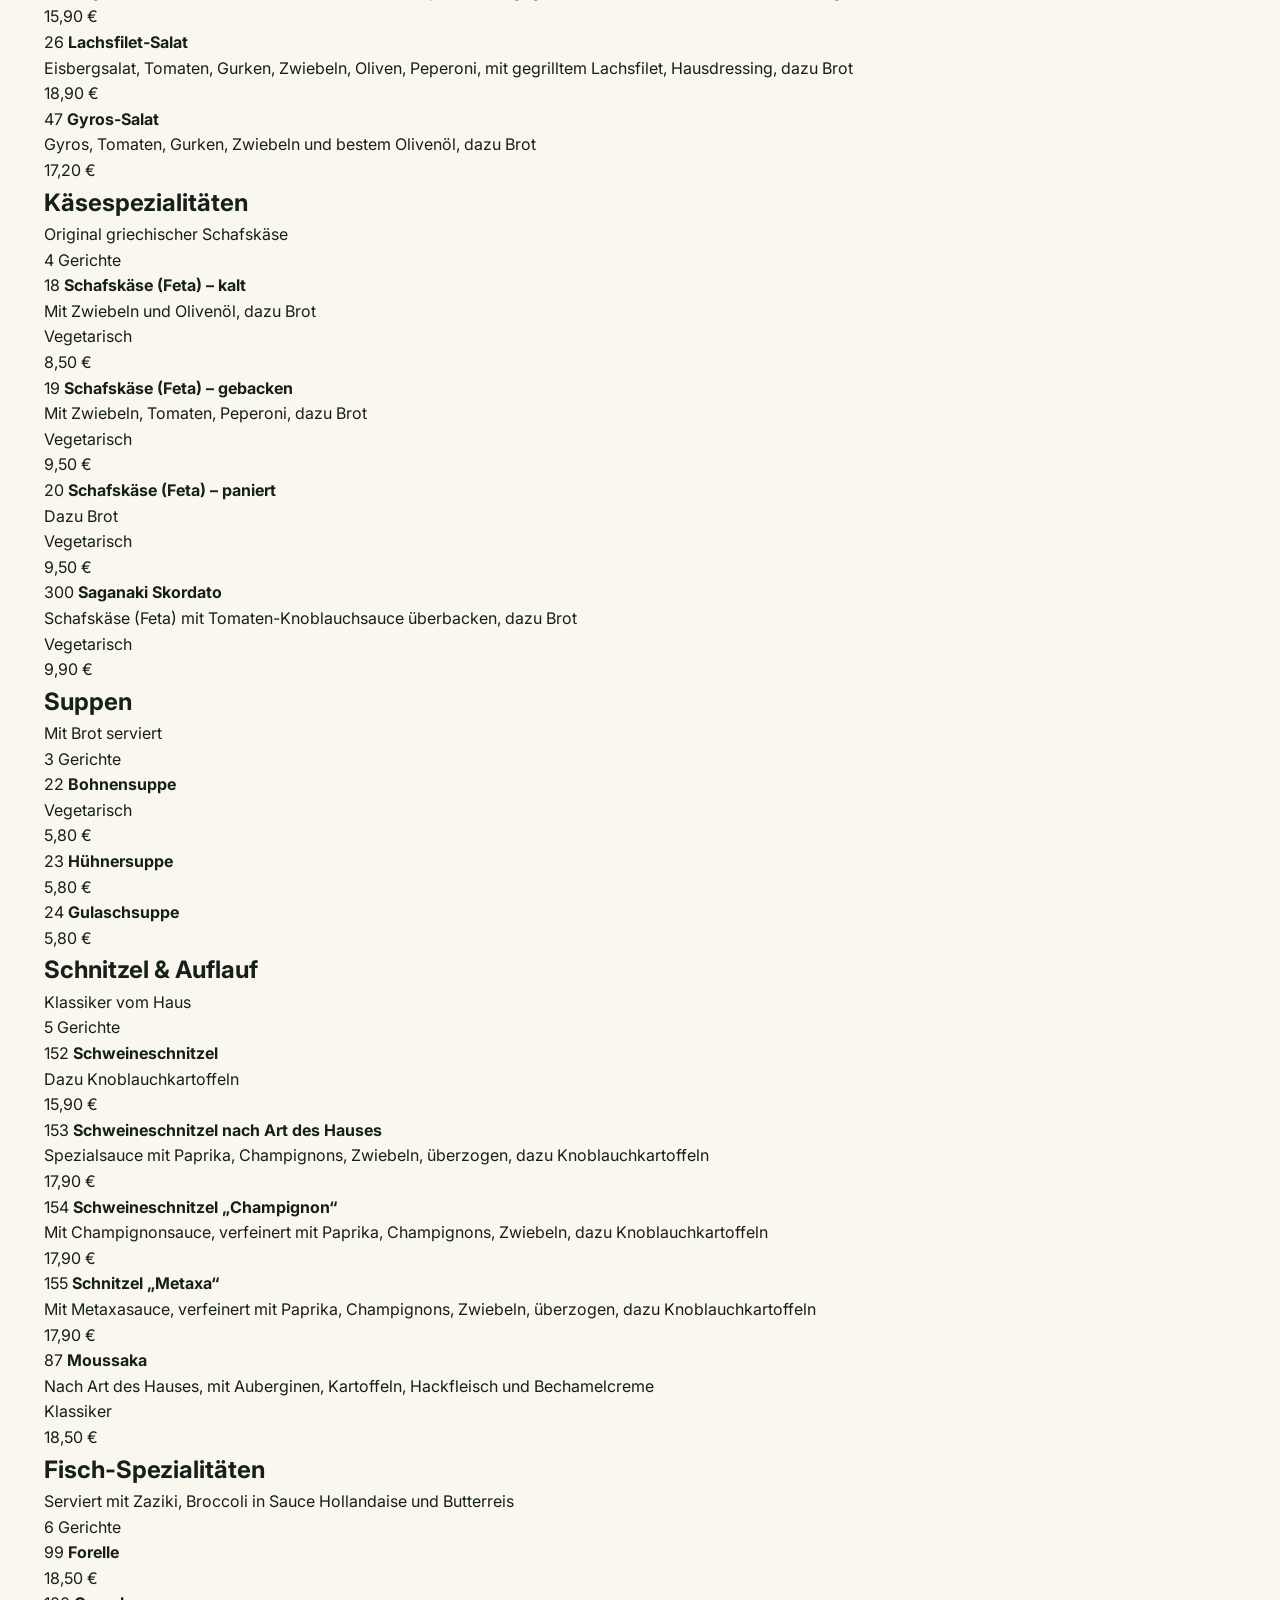
<file: speisekarte.html>
<!DOCTYPE html>
<html lang="de">
<head>
<meta charset="UTF-8" />
<meta name="viewport" content="width=device-width, initial-scale=1, viewport-fit=cover" />
<title>Speisekarte · Akropolis Restaurant Krefeld</title>
<meta name="description" content="Die komplette Speisekarte des Restaurant Akropolis in Krefeld: Vorspeisen, Salate, Grillspezialitäten, Fisch, Pfännchengerichte, Kinderkarte und Getränke." />
<meta name="theme-color" content="#0e2140" />
<link rel="icon" type="image/png" href="assets/img/favicon-32.png" />
<link rel="apple-touch-icon" href="assets/img/logo-180.png" />

<link rel="preconnect" href="https://fonts.googleapis.com" />
<link rel="preconnect" href="https://fonts.gstatic.com" crossorigin />
<link href="https://fonts.googleapis.com/css2?family=Inter:wght@400;500;600;700;800&family=Playfair+Display:ital,wght@0,500;0,600;0,700;1,500;1,600&display=swap" rel="stylesheet" />

<link rel="stylesheet" href="assets/css/style.css" />
</head>
<body>
<a href="#menuContentTop" class="skip-link">Zum Inhalt springen</a>

<div class="loader" id="loader"><img src="assets/img/logo.png" alt="" width="64" height="64" /></div>
<div class="progress-bar" id="progressBar"></div>
<div class="cursor is-hidden" id="cursor"><div class="cursor-dot"></div><div class="cursor-ring"></div></div>

<header class="site-header hero-theme" id="siteHeader">
  <div class="container header-inner">
    <a href="index.html" class="brand">
      <img src="assets/img/logo.png" class="brand-logo" alt="Akropolis Restaurant" width="46" height="46" />
      <span class="brand-text">
        <span class="brand-name">Akropolis</span>
        <span class="brand-sub">Restaurant</span>
      </span>
    </a>

    <nav class="main-nav" aria-label="Hauptnavigation">
      <ul>
        <li><a href="index.html#start" class="nav-link">Start</a></li>
        <li><a href="index.html#ueber-uns" class="nav-link">Über uns</a></li>
        <li><a href="speisekarte.html" class="nav-link active">Speisekarte</a></li>
        <li><a href="index.html#galerie" class="nav-link">Galerie</a></li>
        <li><a href="index.html#bewertungen" class="nav-link">Bewertungen</a></li>
        <li><a href="index.html#kontakt" class="nav-link">Kontakt</a></li>
      </ul>
    </nav>

    <div class="header-actions">
      <a href="tel:+4921514150923" class="btn btn-ghost header-phone">
        <svg viewBox="0 0 24 24" fill="none" stroke="currentColor" stroke-width="1.7" stroke-linecap="round"><path d="M6.6 10.8c1.4 2.9 3.7 5.2 6.6 6.6l2.2-2.2c.3-.3.7-.4 1.1-.3 1.2.4 2.5.6 3.8.6.6 0 1 .4 1 1v3.5c0 .6-.4 1-1 1C10.6 21 3 13.4 3 4c0-.6.4-1 1-1h3.5c.6 0 1 .4 1 1 0 1.3.2 2.6.6 3.8.1.4 0 .8-.3 1.1L6.6 10.8Z"/></svg>
        02151 4150923
      </a>
      <a href="index.html#kontakt" class="btn btn-primary magnetic">Tisch reservieren</a>
      <button class="nav-toggle" id="navToggle" aria-label="Menü öffnen" aria-expanded="false" aria-controls="mobileDrawer">
        <span></span><span></span><span></span>
      </button>
    </div>
  </div>
</header>

<div class="mobile-drawer-backdrop" id="mobileDrawerBackdrop"></div>
<aside class="mobile-drawer" id="mobileDrawer" aria-label="Mobile Navigation">
  <button class="drawer-close" id="drawerClose" aria-label="Menü schließen">
    <svg viewBox="0 0 24 24" fill="none" stroke="currentColor" stroke-width="2" stroke-linecap="round"><path d="M5 5l14 14M19 5L5 19"/></svg>
  </button>
  <nav class="drawer-nav">
    <a href="index.html#start">Start <svg viewBox="0 0 24 24" fill="none" stroke="currentColor" stroke-width="2" stroke-linecap="round"><path d="M9 5l7 7-7 7"/></svg></a>
    <a href="index.html#ueber-uns">Über uns <svg viewBox="0 0 24 24" fill="none" stroke="currentColor" stroke-width="2" stroke-linecap="round"><path d="M9 5l7 7-7 7"/></svg></a>
    <a href="speisekarte.html">Speisekarte <svg viewBox="0 0 24 24" fill="none" stroke="currentColor" stroke-width="2" stroke-linecap="round"><path d="M9 5l7 7-7 7"/></svg></a>
    <a href="index.html#galerie">Galerie <svg viewBox="0 0 24 24" fill="none" stroke="currentColor" stroke-width="2" stroke-linecap="round"><path d="M9 5l7 7-7 7"/></svg></a>
    <a href="index.html#bewertungen">Bewertungen <svg viewBox="0 0 24 24" fill="none" stroke="currentColor" stroke-width="2" stroke-linecap="round"><path d="M9 5l7 7-7 7"/></svg></a>
    <a href="index.html#kontakt">Kontakt <svg viewBox="0 0 24 24" fill="none" stroke="currentColor" stroke-width="2" stroke-linecap="round"><path d="M9 5l7 7-7 7"/></svg></a>
  </nav>
  <div class="drawer-actions">
    <a href="index.html#kontakt" class="btn btn-primary btn-block">Tisch reservieren</a>
    <a href="tel:+4921514150923" class="btn btn-outline btn-block">Anrufen · 02151 4150923</a>
  </div>
  <div class="drawer-meta">
    <span>Nieperstr. 242, 47802 Krefeld</span>
    <a href="mailto:service@akropolis-lusbell.org">service@akropolis-lusbell.org</a>
    <span>Di–Fr 15–23 · Sa 12–23 · So 12–21:30</span>
  </div>
  <div class="drawer-social">
    <a href="https://www.instagram.com/akropolis.lusbell.krefeld/" target="_blank" rel="noopener" aria-label="Instagram">
      <svg viewBox="0 0 24 24" fill="none" stroke="currentColor" stroke-width="1.7"><rect x="3" y="3" width="18" height="18" rx="5"/><circle cx="12" cy="12" r="4"/><circle cx="17.3" cy="6.7" r="1"/></svg>
    </a>
  </div>
</aside>

<main>
  <section class="menu-hero">
    <div class="container">
      <a href="index.html" class="menu-hero-back reveal">
        <svg viewBox="0 0 24 24" fill="none" stroke="currentColor" stroke-width="1.8" stroke-linecap="round" stroke-linejoin="round"><path d="M19 12H5M11 18l-6-6 6-6"/></svg>
        Zurück zur Startseite
      </a>
      <div class="eyebrow reveal" style="justify-content:center">Griechische Gastlichkeit</div>
      <h1 class="reveal">Unsere Speisekarte</h1>
      <p class="reveal">Über 100 Gerichte &mdash; von hausgemachten Mezes bis zur großen Grillplatte. Nutzen Sie die Suche oder springen Sie direkt zu einer Kategorie.</p>
    </div>
  </section>

  <div id="menuToolbar" class="menu-toolbar">
    <div class="container menu-toolbar-inner">
      <div class="menu-search" id="menuSearchWrap">
        <svg viewBox="0 0 24 24" fill="none" stroke="currentColor" stroke-width="1.8" stroke-linecap="round"><circle cx="11" cy="11" r="7"/><path d="m21 21-4.3-4.3"/></svg>
        <input type="search" id="menuSearch" placeholder="Gericht suchen, z. B. Gyros&hellip;" aria-label="Speisekarte durchsuchen" />
        <button class="menu-search-clear" id="menuSearchClear" aria-label="Suche zurücksetzen" type="button">
          <svg viewBox="0 0 24 24" fill="none" stroke="currentColor" stroke-width="2.2" stroke-linecap="round"><path d="M5 5l14 14M19 5L5 19"/></svg>
        </button>
      </div>
      <div class="menu-groups">
        <button class="menu-group-btn is-active" data-group="food" type="button">
          <svg viewBox="0 0 24 24" fill="none" stroke="currentColor" stroke-width="1.7" stroke-linecap="round" stroke-linejoin="round"><path d="M7 2v20M7 2a3 3 0 0 0-3 3v4a3 3 0 0 0 3 3M17 2v20M17 2a4 4 0 0 0-4 4v6h8"/></svg>
          Essen
        </button>
        <button class="menu-group-btn" data-group="drinks" type="button">
          <svg viewBox="0 0 24 24" fill="none" stroke="currentColor" stroke-width="1.7" stroke-linecap="round" stroke-linejoin="round"><path d="M8 2h8l-1.5 9a2.5 2.5 0 0 1-2.5 2h0a2.5 2.5 0 0 1-2.5-2L8 2ZM12 13v9M8 22h8"/></svg>
          Getränke
        </button>
      </div>
    </div>
    <div class="container" style="margin-top:.9rem;">
      <div class="menu-pills" id="menuPills"></div>
    </div>
  </div>

  <div id="menuContentTop"></div>
  <section class="menu-content">
    <div class="container">
      <div id="menuContent"></div>
      <div class="menu-empty" id="menuEmpty" style="display:none;">
        <svg viewBox="0 0 24 24" fill="none" stroke="currentColor" stroke-width="1.6" stroke-linecap="round"><circle cx="11" cy="11" r="7"/><path d="m21 21-4.3-4.3"/></svg>
        <p>Kein Gericht gefunden. Versuchen Sie einen anderen Suchbegriff.</p>
      </div>

      <div class="menu-legend reveal">
        <span><b>Hinweis:</b> Alle Preise inkl. MwSt.</span>
        <span>Informationen zu Zusatzstoffen &amp; Allergenen erhalten Sie gerne von unserem Serviceteam.</span>
        <span>Beilagenänderungen bei einigen Gerichten gegen Aufpreis möglich.</span>
      </div>
    </div>
  </section>

  <section class="menu-cta section-navy">
    <div class="container">
      <div class="section-head center">
        <div class="eyebrow">Appetit bekommen?</div>
        <h2 class="section-title">Reservieren Sie jetzt Ihren Tisch</h2>
      </div>
      <div class="hero-actions" style="justify-content:center;display:flex;flex-wrap:wrap;gap:1rem;">
        <a href="tel:+4921514150923" class="btn btn-primary btn-lg magnetic">Jetzt anrufen &middot; 02151 4150923</a>
        <a href="index.html#kontakt" class="btn btn-outline btn-lg magnetic">Kontakt &amp; Anfahrt</a>
      </div>
    </div>
  </section>
</main>

<footer class="site-footer">
  <div class="container">
    <div class="footer-top">
      <div class="footer-brand">
        <a href="index.html" class="brand">
          <img src="assets/img/logo.png" class="brand-logo" alt="Akropolis Restaurant" width="46" height="46" />
          <span class="brand-text">
            <span class="brand-name">Akropolis</span>
            <span class="brand-sub">Restaurant</span>
          </span>
        </a>
        <p class="footer-tagline">Griechische Gastlichkeit bei Lus Bell &mdash; Nieperstr. 242, 47802 Krefeld.</p>
        <div class="footer-social">
          <a href="https://www.instagram.com/akropolis.lusbell.krefeld/" target="_blank" rel="noopener" aria-label="Instagram">
            <svg viewBox="0 0 24 24" fill="none" stroke="currentColor" stroke-width="1.7"><rect x="3" y="3" width="18" height="18" rx="5"/><circle cx="12" cy="12" r="4"/><circle cx="17.3" cy="6.7" r="1"/></svg>
          </a>
          <a href="tel:+4921514150923" aria-label="Anrufen">
            <svg viewBox="0 0 24 24" fill="none" stroke="currentColor" stroke-width="1.7" stroke-linecap="round"><path d="M6.6 10.8c1.4 2.9 3.7 5.2 6.6 6.6l2.2-2.2c.3-.3.7-.4 1.1-.3 1.2.4 2.5.6 3.8.6.6 0 1 .4 1 1v3.5c0 .6-.4 1-1 1C10.6 21 3 13.4 3 4c0-.6.4-1 1-1h3.5c.6 0 1 .4 1 1 0 1.3.2 2.6.6 3.8.1.4 0 .8-.3 1.1L6.6 10.8Z"/></svg>
          </a>
          <a href="mailto:service@akropolis-lusbell.org" aria-label="E-Mail schreiben">
            <svg viewBox="0 0 24 24" fill="none" stroke="currentColor" stroke-width="1.7" stroke-linecap="round" stroke-linejoin="round"><path d="M4 4h16v16H4z"/><path d="m4 5 8 7 8-7"/></svg>
          </a>
        </div>
      </div>

      <div class="footer-cols">
        <div class="footer-col">
          <h4>Navigation</h4>
          <ul>
            <li><a href="index.html#start">Start</a></li>
            <li><a href="index.html#ueber-uns">Über uns</a></li>
            <li><a href="speisekarte.html">Speisekarte</a></li>
            <li><a href="index.html#galerie">Galerie</a></li>
            <li><a href="index.html#bewertungen">Bewertungen</a></li>
          </ul>
        </div>
        <div class="footer-col">
          <h4>Kontakt</h4>
          <ul>
            <li><a href="tel:+4921514150923">02151 4150923</a></li>
            <li><a href="mailto:service@akropolis-lusbell.org">service@akropolis-lusbell.org</a></li>
            <li><a href="https://www.google.com/maps/search/?api=1&query=Restaurant+Akropolis+Nieperstr.+242+47802+Krefeld" target="_blank" rel="noopener">Nieperstr. 242, Krefeld</a></li>
          </ul>
        </div>
        <div class="footer-col">
          <h4>Öffnungszeiten</h4>
          <ul>
            <li>Montag &mdash; Ruhetag</li>
            <li>Di &ndash; Fr &mdash; 15:00 &ndash; 23:00</li>
            <li>Sa &mdash; 12:00 &ndash; 23:00</li>
            <li>So &mdash; 12:00 &ndash; 21:30</li>
          </ul>
        </div>
      </div>
    </div>

    <div class="footer-bottom">
      <span>&copy; <span data-year>2026</span> Restaurant Akropolis, Krefeld. Alle Rechte vorbehalten.</span>
    </div>
  </div>
</footer>

<button class="back-to-top" id="backToTop" aria-label="Nach oben scrollen">
  <svg viewBox="0 0 24 24" fill="none" stroke="currentColor" stroke-width="2" stroke-linecap="round" stroke-linejoin="round"><path d="M12 19V5M5 12l7-7 7 7"/></svg>
</button>

<script src="assets/vendor/lenis.min.js" defer></script>
<script src="assets/vendor/gsap.min.js" defer></script>
<script src="assets/vendor/ScrollTrigger.min.js" defer></script>
<script src="assets/data/menu-data.js" defer></script>
<script src="assets/js/main.js" defer></script>
<script src="assets/js/animations.js" defer></script>
<script src="assets/js/menu-page.js" defer></script>
</body>
</html>
</file>
<file: assets/css/style.css>
/* =========================================================
   LS Gartenbau & Hausmeisterservice — Premium Site Styles
   ========================================================= */

:root{
  --forest-950:#0d1a13;
  --forest-900:#122019;
  --forest-800:#1a3226;
  --forest-700:#234433;
  --sage-500:#8fae55;
  --sage-400:#a9c471;
  --sage-300:#c7dd9c;
  --gold-500:#c9a15a;
  --gold-400:#ddbc7d;
  --cream-050:#faf7ee;
  --cream-100:#f4efe1;
  --cream-200:#ece3cd;
  --ink-900:#161f19;
  --ink-700:#3b453e;
  --line:rgba(22,31,25,.12);
  --line-light:rgba(250,247,238,.16);

  --font-display:'Fraunces', ui-serif, Georgia, serif;
  --font-body:'Inter', system-ui, -apple-system, Segoe UI, sans-serif;

  --container:1240px;
  --radius-lg:28px;
  --radius-md:18px;
  --radius-sm:10px;

  --ease-out:cubic-bezier(.16,1,.3,1);
  --ease-in-out:cubic-bezier(.65,0,.35,1);

  color-scheme: light;
}

/* -------------------- Reset -------------------- */
*,*::before,*::after{ box-sizing:border-box; }
html{
  scroll-behavior:auto;
  -webkit-text-size-adjust:100%;
}
body{
  margin:0;
  background:var(--cream-050);
  color:var(--ink-900);
  font-family:var(--font-body);
  font-size:16px;
  line-height:1.6;
  overflow-x:hidden;
  -webkit-font-smoothing:antialiased;
}
img{ max-width:100%; display:block; }
a{ color:inherit; text-decoration:none; }
ul,ol{ margin:0; padding:0; list-style:none; }
h1,h2,h3,h4,p{ margin:0; }
button{ font:inherit; color:inherit; background:none; border:none; cursor:pointer; }
input,textarea,select{ font:inherit; color:inherit; }
svg{ display:block; }

.container{
  width:100%;
  max-width:var(--container);
  margin-inline:auto;
  padding-inline:24px;
}

/* body lock while preloading / mobile nav open */
body.is-loading,
body.nav-open{ overflow:hidden; }

/* -------------------- Typography helpers -------------------- */
.eyebrow{
  font-family:var(--font-body);
  font-size:.8rem;
  font-weight:600;
  letter-spacing:.14em;
  text-transform:uppercase;
  color:var(--sage-500);
  margin-bottom:14px;
}
.section-title{
  font-family:var(--font-display);
  font-weight:500;
  font-size:clamp(1.9rem, 4.2vw, 3.2rem);
  line-height:1.12;
  letter-spacing:-.01em;
  color:var(--forest-900);
  max-width:16ch;
}
.section-lede{
  margin-top:18px;
  max-width:52ch;
  color:var(--ink-700);
  font-size:1.05rem;
}
.section-head{ margin-bottom:56px; }

/* -------------------- Buttons -------------------- */
.btn{
  position:relative;
  display:inline-flex;
  align-items:center;
  justify-content:center;
  gap:10px;
  padding:16px 30px;
  border-radius:100px;
  font-weight:600;
  font-size:.95rem;
  letter-spacing:.01em;
  isolation:isolate;
  transition:transform .5s var(--ease-out), box-shadow .5s var(--ease-out), background-color .3s ease, color .3s ease;
}
.btn span{ position:relative; z-index:1; }
.btn--gold{
  background:linear-gradient(135deg, var(--gold-400), var(--gold-500));
  color:var(--forest-950);
  box-shadow:0 10px 30px -10px rgba(201,161,90,.6);
}
.btn--gold:hover{ box-shadow:0 16px 40px -8px rgba(201,161,90,.75); }
.btn--outline{
  border:1.5px solid var(--line-light);
  color:var(--cream-050);
}
.btn--outline:hover{ background:rgba(250,247,238,.08); }
.btn--ghost{
  border:1.5px solid var(--line);
  color:var(--forest-900);
}
.btn--ghost:hover{ background:var(--forest-900); color:var(--cream-050); border-color:var(--forest-900); }
.btn--ghost-light{
  border:1.5px solid var(--line-light);
  color:var(--cream-050);
}
.btn--small{ padding:11px 22px; font-size:.85rem; }
.btn--full{ width:100%; }

/* magnetic buttons get inline transform from JS; keep transition smooth */
.btn-magnetic{ will-change:transform; }

/* -------------------- Preloader -------------------- */
.preloader{
  position:fixed; inset:0; z-index:999;
  background:var(--forest-900);
  display:flex; flex-direction:column; align-items:center; justify-content:center; gap:22px;
  transition:opacity .8s var(--ease-in-out), visibility .8s var(--ease-in-out);
}
body:not(.is-loading) .preloader{ opacity:0; visibility:hidden; pointer-events:none; }
.preloader__mark{ width:64px; height:64px; }
.preloader__leaf{ width:100%; height:100%; overflow:visible; }
.preloader__leaf-path{
  fill:none; stroke:var(--sage-400); stroke-width:3;
  stroke-dasharray:260; stroke-dashoffset:260;
  animation:draw-leaf 1.6s var(--ease-in-out) forwards infinite;
}
@keyframes draw-leaf{
  0%{ stroke-dashoffset:260; fill-opacity:0; }
  60%{ stroke-dashoffset:0; fill-opacity:0; }
  100%{ stroke-dashoffset:0; fill:var(--sage-400); fill-opacity:.25; }
}
.preloader__word{
  font-family:var(--font-display);
  color:var(--cream-100);
  letter-spacing:.24em;
  font-size:.85rem;
  text-transform:uppercase;
}
.preloader__bar{
  width:160px; height:2px; background:rgba(250,247,238,.15); border-radius:2px; overflow:hidden;
}
.preloader__bar span{
  display:block; height:100%; width:40%; background:var(--sage-400);
  animation:bar-slide 1.1s ease-in-out infinite;
}
@keyframes bar-slide{
  0%{ transform:translateX(-100%); }
  100%{ transform:translateX(350%); }
}

/* -------------------- Scroll progress -------------------- */
.scroll-progress{
  position:fixed; top:0; left:0; height:3px; width:0%;
  background:linear-gradient(90deg, var(--sage-500), var(--gold-500));
  z-index:600;
  transition:width .1s linear;
}

/* -------------------- Custom cursor -------------------- */
.cursor{ position:fixed; top:0; left:0; z-index:900; pointer-events:none; mix-blend-mode:normal; }
.cursor__dot,.cursor__ring{
  position:fixed; top:0; left:0; border-radius:50%;
  transform:translate(-50%,-50%);
  pointer-events:none;
}
.cursor__dot{ width:7px; height:7px; background:var(--gold-500); transition:opacity .2s ease; }
.cursor__ring{
  width:38px; height:38px; border:1.5px solid rgba(201,161,90,.6);
  transition:width .35s var(--ease-out), height .35s var(--ease-out), border-color .35s ease, background-color .35s ease;
}
.cursor.is-hover .cursor__ring{ width:64px; height:64px; background:rgba(201,161,90,.12); }
.cursor.is-hidden{ opacity:0; }
@media (hover:none), (pointer:coarse){
  .cursor{ display:none; }
}

/* -------------------- Skip link -------------------- */
.skip-link{
  position:fixed; top:-60px; left:16px; z-index:999;
  background:var(--gold-500); color:var(--forest-950); font-weight:700;
  padding:12px 20px; border-radius:8px; transition:top .3s ease;
}
.skip-link:focus{ top:16px; }

/* -------------------- Header -------------------- */
.site-header{
  position:fixed; top:0; left:0; right:0; z-index:520;
  padding:20px 0;
  transition:background-color .5s var(--ease-out), padding .4s var(--ease-out), box-shadow .4s ease, border-color .4s ease;
  border-bottom:1px solid transparent;
}
.site-header.is-scrolled{
  padding:12px 0;
  background:rgba(18,32,25,.72);
  backdrop-filter:blur(16px) saturate(140%);
  -webkit-backdrop-filter:blur(16px) saturate(140%);
  border-color:var(--line-light);
  box-shadow:0 10px 30px -20px rgba(0,0,0,.5);
}
.site-header__inner{ display:flex; align-items:center; gap:28px; }
.brand{ display:flex; align-items:center; gap:12px; margin-right:auto; }
.brand__mark{ border-radius:50%; }
.brand__text{ display:flex; flex-direction:column; line-height:1.2; color:var(--cream-050); }
.brand__text strong{ font-family:var(--font-display); font-size:1.05rem; font-weight:600; }
.brand__text em{ font-style:normal; font-size:.68rem; letter-spacing:.1em; text-transform:uppercase; color:var(--sage-400); }

.main-nav ul{ display:flex; gap:34px; }
.main-nav a{
  position:relative; color:var(--cream-100); font-size:.92rem; font-weight:500;
  padding-bottom:4px;
}
.main-nav a::after{
  content:''; position:absolute; left:0; bottom:0; height:1.5px; width:0;
  background:var(--gold-400); transition:width .35s var(--ease-out);
}
.main-nav a:hover::after{ width:100%; }

.site-header__actions{ display:flex; align-items:center; gap:18px; }
.header-call{ display:flex; align-items:center; gap:8px; color:var(--cream-100); font-weight:600; font-size:.9rem; }
.header-call svg{ color:var(--sage-400); }

.nav-toggle{
  display:none; position:relative; width:26px; height:18px; z-index:520;
}
.nav-toggle span{
  position:absolute; left:0; width:100%; height:2px; background:var(--cream-050);
  transition:transform .35s var(--ease-in-out), opacity .35s ease, top .35s var(--ease-in-out);
}
.nav-toggle span:nth-child(1){ top:0; }
.nav-toggle span:nth-child(2){ top:8px; }
.nav-toggle span:nth-child(3){ top:16px; }
.nav-toggle[aria-expanded="true"] span:nth-child(1){ top:8px; transform:rotate(45deg); }
.nav-toggle[aria-expanded="true"] span:nth-child(2){ opacity:0; }
.nav-toggle[aria-expanded="true"] span:nth-child(3){ top:8px; transform:rotate(-45deg); }

/* -------------------- Mobile nav overlay -------------------- */
.mobile-nav{
  position:fixed; inset:0; z-index:510;
  background:var(--forest-950);
  display:flex; flex-direction:column; justify-content:center; gap:48px;
  padding:100px 32px 48px;
  transform:translateY(-100%);
  transition:transform .6s var(--ease-in-out);
}
body.nav-open .mobile-nav{ transform:translateY(0); }
.mobile-nav ul{ display:flex; flex-direction:column; gap:6px; }
.mobile-nav a{
  font-family:var(--font-display); font-size:2rem; color:var(--cream-050);
  padding:14px 0; display:inline-block; border-bottom:1px solid var(--line-light);
  opacity:0; transform:translateY(24px);
  transition:opacity .5s var(--ease-out), transform .5s var(--ease-out);
}
body.nav-open .mobile-nav a{ opacity:1; transform:translateY(0); }
.mobile-nav ul li:nth-child(1) a{ transition-delay:.05s; }
.mobile-nav ul li:nth-child(2) a{ transition-delay:.1s; }
.mobile-nav ul li:nth-child(3) a{ transition-delay:.15s; }
.mobile-nav ul li:nth-child(4) a{ transition-delay:.2s; }
.mobile-nav ul li:nth-child(5) a{ transition-delay:.25s; }
.mobile-nav ul li:nth-child(6) a{ transition-delay:.3s; }
.mobile-nav__contact{ display:flex; gap:14px; flex-wrap:wrap; }

/* -------------------- Reveal animation base -------------------- */
.reveal-up, .reveal-line, .split-words, .reveal-clip{
  opacity:0;
}
.reveal-up{ transform:translateY(28px); transition:opacity .9s var(--ease-out), transform .9s var(--ease-out); }
.reveal-up.is-visible{ opacity:1; transform:none; }

.reveal-line span{ display:inline-block; transform:translateY(100%); transition:transform .8s var(--ease-out); }
.reveal-line{ opacity:1; overflow:hidden; display:inline-block; }
.reveal-line span{ display:inline-block; }
.reveal-line.is-visible span{ transform:translateY(0); }

.reveal-clip{ opacity:1; }
.reveal-clip .portfolio-item__media{ clip-path:inset(0 0 100% 0); transition:clip-path 1.1s var(--ease-in-out); }
.reveal-clip.is-visible .portfolio-item__media{ clip-path:inset(0 0 0% 0); }
.reveal-clip figcaption{ opacity:0; transform:translateY(20px); transition:opacity .8s var(--ease-out) .3s, transform .8s var(--ease-out) .3s; }
.reveal-clip.is-visible figcaption{ opacity:1; transform:none; }

/* word split headline */
.split-words{ opacity:1; }
.split-words .word{
  display:inline-block; overflow:hidden; vertical-align:top;
}
.split-words .word span{
  display:inline-block; transform:translateY(115%); transition:transform .85s var(--ease-out);
}
.split-words.is-visible .word span{ transform:translateY(0); }

/* -------------------- Hero -------------------- */
.hero{
  position:relative;
  min-height:100svh;
  display:flex; flex-direction:column; justify-content:center;
  background:var(--forest-950);
  overflow:hidden;
  padding-top:120px;
  padding-bottom:96px;
}
.hero__bg{ position:absolute; inset:0; z-index:0; }
.hero__bg img{
  width:100%; height:130%; object-fit:cover; object-position:center 30%;
  filter:saturate(85%) brightness(.42);
  transform:translateY(0);
}
.hero__glow{
  position:absolute; inset:-20%; z-index:1;
  background:radial-gradient(45% 45% at var(--mx,50%) var(--my,35%), rgba(143,174,85,.35), transparent 60%);
  mix-blend-mode:screen;
  pointer-events:none;
}
.hero__grain{
  position:absolute; inset:0; z-index:1; opacity:.05; pointer-events:none;
  background-image:url("data:image/svg+xml,%3Csvg xmlns='http://www.w3.org/2000/svg' width='120' height='120'%3E%3Cfilter id='n'%3E%3CfeTurbulence type='fractalNoise' baseFrequency='0.9' numOctaves='2' stitchTiles='stitch'/%3E%3C/filter%3E%3Crect width='100%25' height='100%25' filter='url(%23n)'/%3E%3C/svg%3E");
}
.hero__inner{ position:relative; z-index:2; }
.hero__eyebrow span{
  color:var(--sage-300); font-size:.78rem; letter-spacing:.16em; text-transform:uppercase; font-weight:600;
}
.hero__rating{
  margin-top:20px; display:inline-flex; align-items:center; gap:9px;
  padding:9px 16px; border-radius:100px;
  background:rgba(250,247,238,.08); border:1px solid var(--line-light);
  color:var(--cream-100); font-size:.85rem; transition:background-color .3s ease, transform .3s ease;
}
.hero__rating:hover{ background:rgba(250,247,238,.14); transform:translateY(-2px); }
.hero__rating-stars{ color:var(--gold-400); letter-spacing:1px; font-size:.8rem; }
.hero__rating strong{ font-family:var(--font-display); color:var(--cream-050); }
.hero__title{
  margin-top:22px;
  font-family:var(--font-display); font-weight:500;
  font-size:clamp(2.4rem, 7vw, 5.4rem);
  line-height:1.04; letter-spacing:-.02em;
  color:var(--cream-050);
}
.split-line{ display:block; overflow:hidden; }
.split-line > span{ display:inline-block; transform:translateY(112%); transition:transform 1s var(--ease-out); }
.split-line.is-visible > span{ transform:translateY(0); }
.split-line--accent{ color:var(--sage-300); font-style:italic; font-weight:400; }
.hero__subtitle{
  margin-top:28px; max-width:46ch; color:rgba(250,247,238,.78); font-size:1.1rem;
}
.hero__actions{ margin-top:40px; display:flex; gap:18px; flex-wrap:wrap; }
.hero__stats{
  margin-top:44px; display:flex; gap:40px; flex-wrap:wrap;
  border-top:1px solid var(--line-light); padding-top:26px; max-width:640px;
}
.hero__stat dt{ font-family:var(--font-display); font-size:2rem; color:var(--gold-400); }
.hero__stat dd{ margin-top:4px; font-size:.82rem; color:rgba(250,247,238,.65); max-width:16ch; }

.hero__scroll{
  position:absolute; bottom:28px; left:50%; transform:translateX(-50%); z-index:2;
  display:flex; flex-direction:column; align-items:center; gap:10px;
  color:rgba(250,247,238,.6); font-size:.72rem; letter-spacing:.12em; text-transform:uppercase;
}
.hero__scroll-line{ width:1px; height:44px; background:rgba(250,247,238,.3); position:relative; overflow:hidden; }
.hero__scroll-line::after{
  content:''; position:absolute; top:-44px; left:0; width:100%; height:100%;
  background:var(--gold-400); animation:scroll-cue 2.2s var(--ease-in-out) infinite;
}
@keyframes scroll-cue{
  0%{ transform:translateY(0); } 100%{ transform:translateY(88px); }
}

/* -------------------- Marquee -------------------- */
.marquee{
  background:var(--forest-800); color:var(--cream-100);
  padding:18px 0; overflow:hidden; white-space:nowrap;
  border-block:1px solid var(--line-light);
}
.marquee__track{
  display:inline-flex; gap:14px; animation:marquee 32s linear infinite;
  font-family:var(--font-display); font-size:1.05rem; font-style:italic;
}
.marquee__track span{ opacity:.85; }
@keyframes marquee{
  0%{ transform:translateX(0); } 100%{ transform:translateX(-50%); }
}

/* -------------------- Services -------------------- */
.services{ padding:140px 0 120px; background:var(--cream-050); }
.service-grid{
  display:grid; grid-template-columns:repeat(2, 1fr); gap:28px;
}
.service-card{
  position:relative; padding:38px 34px; border-radius:var(--radius-lg);
  background:var(--cream-100); border:1px solid var(--line);
  transform-style:preserve-3d; perspective:900px;
  transition:transform .1s linear, box-shadow .5s var(--ease-out), border-color .5s ease;
  opacity:0; translate:0 26px;
}
.service-card.is-visible{ opacity:1; translate:0 0; transition:opacity .8s var(--ease-out), translate .8s var(--ease-out); }
.service-card:hover{ box-shadow:0 30px 60px -30px rgba(18,32,25,.25); border-color:rgba(143,174,85,.4); }
.service-card__glow{
  position:absolute; inset:0; border-radius:inherit; opacity:0; pointer-events:none;
  background:radial-gradient(280px circle at var(--mx,50%) var(--my,50%), rgba(143,174,85,.16), transparent 70%);
  transition:opacity .4s ease;
}
.service-card:hover .service-card__glow{ opacity:1; }
.service-card__icon{
  width:56px; height:56px; border-radius:16px; margin-bottom:22px;
  background:var(--forest-900); color:var(--sage-400);
  display:flex; align-items:center; justify-content:center;
}
.service-card__icon svg{ width:26px; height:26px; }
.service-card h3{ font-family:var(--font-display); font-size:1.4rem; color:var(--forest-900); margin-bottom:8px; }
.service-card__lede{ color:var(--ink-700); margin-bottom:18px; }
.service-card ul{ display:flex; flex-direction:column; gap:9px; }
.service-card li{
  position:relative; padding-left:20px; font-size:.94rem; color:var(--ink-700);
}
.service-card li::before{
  content:''; position:absolute; left:0; top:8px; width:8px; height:8px; border-radius:50%;
  background:var(--sage-500);
}

/* -------------------- Why / stats -------------------- */
.why{ position:relative; background:var(--forest-950); color:var(--cream-050); padding:140px 0; overflow:hidden; }
.why__bg{
  position:absolute; inset:0; opacity:.5;
  background:radial-gradient(60% 60% at 15% 20%, rgba(143,174,85,.18), transparent 60%),
             radial-gradient(50% 50% at 90% 80%, rgba(201,161,90,.14), transparent 60%);
}
.why__inner{ position:relative; display:grid; grid-template-columns:1.1fr .9fr; gap:70px; align-items:center; }
.why__text .section-title{ color:var(--cream-050); }
.why__text p{ color:rgba(250,247,238,.72); max-width:48ch; margin-top:18px; }
.why__points{ margin:26px 0 34px; display:flex; flex-direction:column; gap:12px; }
.why__points li{ position:relative; padding-left:26px; color:var(--cream-100); }
.why__points li::before{ content:'✓'; position:absolute; left:0; color:var(--sage-400); font-weight:700; }
.why__stats{ display:grid; grid-template-columns:1fr 1fr; gap:20px; }
.why__stat-card{
  padding:30px 24px; border-radius:var(--radius-md); background:rgba(250,247,238,.05);
  border:1px solid var(--line-light);
  backdrop-filter:blur(6px);
}
.why__stat-card .counter{ font-family:var(--font-display); font-size:2.6rem; color:var(--gold-400); }
.why__stat-card p{ margin-top:8px; font-size:.85rem; color:rgba(250,247,238,.65); line-height:1.4; }

/* -------------------- Portfolio -------------------- */
.portfolio{ padding:140px 0; background:var(--cream-050); }
.portfolio-list{ display:flex; flex-direction:column; gap:90px; }
.portfolio-item{ margin:0; display:grid; grid-template-columns:1.2fr .8fr; gap:52px; align-items:center; }
.portfolio-item:nth-child(2){ direction:rtl; }
.portfolio-item:nth-child(2) > *{ direction:ltr; }
.portfolio-item__media{ border-radius:var(--radius-lg); overflow:hidden; box-shadow:0 40px 80px -40px rgba(18,32,25,.35); }
.portfolio-item__media img{ width:100%; height:100%; object-fit:cover; aspect-ratio:4/5; transition:transform .8s var(--ease-out); }
.portfolio-item:hover .portfolio-item__media img{ transform:scale(1.05); }
.portfolio-item__tag{
  display:inline-block; font-size:.75rem; letter-spacing:.1em; text-transform:uppercase; font-weight:600;
  color:var(--sage-500); margin-bottom:14px;
}
.portfolio-item h3{ font-family:var(--font-display); font-size:1.9rem; color:var(--forest-900); margin-bottom:14px; }
.portfolio-item p{ color:var(--ink-700); max-width:40ch; }
.portfolio-note{ margin-top:60px; text-align:center; color:var(--ink-700); font-style:italic; }

/* -------------------- Process / Timeline -------------------- */
.process{ padding:140px 0; background:var(--cream-100); }
.timeline{ display:grid; grid-template-columns:repeat(5,1fr); gap:24px; position:relative; }
.timeline::before{
  content:''; position:absolute; top:22px; left:0; right:0; height:1px; background:var(--line);
}
.timeline__step{ position:relative; padding-top:56px; }
.timeline__step.is-visible{ opacity:1; transform:none; }
.timeline__index{
  position:absolute; top:0; left:0; width:44px; height:44px; border-radius:50%;
  background:var(--forest-900); color:var(--cream-050);
  display:flex; align-items:center; justify-content:center;
  font-family:var(--font-display); font-size:.9rem;
  box-shadow:0 0 0 6px var(--cream-100);
}
.timeline__step h3{ font-family:var(--font-display); font-size:1.2rem; color:var(--forest-900); margin-bottom:8px; }
.timeline__step p{ color:var(--ink-700); font-size:.92rem; }

/* -------------------- Testimonials -------------------- */
.testimonials{ padding:140px 0; background:var(--cream-050); }
.testimonial-track{
  display:grid; grid-template-columns:repeat(3,1fr); gap:26px;
}
.testimonial-card{
  padding:34px 30px; border-radius:var(--radius-lg);
  background:rgba(255,255,255,.55);
  border:1px solid var(--line);
  backdrop-filter:blur(10px);
  box-shadow:0 30px 60px -40px rgba(18,32,25,.2);
  display:flex; flex-direction:column; gap:18px;
}
.stars{ display:inline-flex; gap:4px; }
.stars::before{
  content:'★ ★ ★ ★ ★';
  letter-spacing:4px;
  background:linear-gradient(90deg, var(--gold-500) calc(var(--pct,100%)), var(--line) 0);
  -webkit-background-clip:text; background-clip:text; color:transparent;
  font-size:1.05rem;
}
.testimonial-card blockquote{
  margin:0; font-family:var(--font-display); font-size:1.08rem; color:var(--ink-900); line-height:1.5;
}
.testimonial-card__author{ display:flex; align-items:center; gap:14px; margin-top:auto; }
.testimonial-card__avatar{
  width:42px; height:42px; border-radius:50%; background:var(--forest-900); color:var(--sage-300);
  display:flex; align-items:center; justify-content:center; font-weight:700; font-size:.85rem;
}
.testimonial-card__author strong{ display:block; font-size:.95rem; color:var(--forest-900); }
.testimonial-card__author span{ font-size:.8rem; color:var(--ink-700); }
.testimonial-card--summary{
  align-items:flex-start; justify-content:center;
  background:linear-gradient(160deg, rgba(143,174,85,.12), rgba(201,161,90,.08));
}
.testimonial-card__summary-text{ font-family:var(--font-display); font-size:1.15rem; color:var(--forest-900); margin:0; }
.testimonial-card--summary .btn{ margin-top:auto; }
.testimonial-dots{ display:none; justify-content:center; gap:8px; margin-top:28px; }
.testimonial-dots button{ width:8px; height:8px; border-radius:50%; background:var(--line); }
.testimonial-dots button.is-active{ background:var(--sage-500); width:22px; border-radius:5px; transition:width .3s ease; }

/* -------------------- Contact -------------------- */
.contact{ position:relative; padding:140px 0; background:var(--forest-950); color:var(--cream-050); overflow:hidden; }
.contact__glow{
  position:absolute; inset:0;
  background:radial-gradient(50% 50% at 80% 20%, rgba(143,174,85,.22), transparent 65%);
}
.contact__inner{ position:relative; display:grid; grid-template-columns:1fr 1fr; gap:70px; }
.contact__intro .section-title{ color:var(--cream-050); }
.contact__intro p{ color:rgba(250,247,238,.72); margin-top:18px; max-width:44ch; }
.contact__methods{ margin-top:34px; display:flex; flex-direction:column; gap:16px; }
.contact__method{
  display:inline-flex; align-items:center; gap:12px; font-weight:600; font-size:1.05rem;
  padding:16px 22px; border-radius:100px; border:1px solid var(--line-light); width:fit-content;
  color:var(--cream-050);
}
.contact__method svg{ color:var(--gold-400); }
.contact__method:hover{ background:rgba(250,247,238,.08); }

.contact__hours{
  margin-top:28px; padding-top:24px; border-top:1px solid var(--line-light);
  display:flex; gap:36px; flex-wrap:wrap;
}
.contact__hours div{ display:flex; flex-direction:column; gap:4px; }
.contact__hours dt{ font-size:.75rem; letter-spacing:.08em; text-transform:uppercase; color:var(--sage-300); }
.contact__hours dd{ margin:0; font-family:var(--font-display); font-size:1.1rem; color:var(--cream-050); }

.contact__form{
  background:rgba(250,247,238,.06); border:1px solid var(--line-light); border-radius:var(--radius-lg);
  padding:38px; display:flex; flex-direction:column; gap:18px; backdrop-filter:blur(8px);
}
.form-row{ display:flex; flex-direction:column; gap:8px; }
.form-row label{ font-size:.8rem; letter-spacing:.04em; text-transform:uppercase; color:var(--sage-300); }
.form-row input, .form-row select, .form-row textarea{
  background:rgba(250,247,238,.06); border:1px solid var(--line-light); border-radius:var(--radius-sm);
  padding:13px 16px; color:var(--cream-050); transition:border-color .3s ease, background-color .3s ease;
}
.form-row input:focus, .form-row select:focus, .form-row textarea:focus{
  outline:none; border-color:var(--gold-400); background:rgba(250,247,238,.1);
}
.form-row select option{ color:#111; }
.form-note{ font-size:.78rem; color:rgba(250,247,238,.55); text-align:center; }

/* -------------------- Footer -------------------- */
.site-footer{ background:var(--forest-900); color:var(--cream-100); padding:72px 0 0; }
.site-footer__inner{ display:grid; grid-template-columns:1.4fr 1fr 1fr; gap:40px; padding-bottom:56px; border-bottom:1px solid var(--line-light); }
.site-footer__brand{ display:flex; gap:16px; align-items:flex-start; }
.site-footer__brand img{ border-radius:50%; }
.site-footer__brand strong{ font-family:var(--font-display); font-size:1.15rem; display:block; margin-bottom:6px; }
.site-footer__brand p{ color:rgba(250,247,238,.6); font-size:.9rem; max-width:32ch; }
.site-footer__nav{ display:flex; flex-direction:column; gap:12px; }
.site-footer__nav a:hover{ color:var(--sage-400); }
.site-footer__contact{ display:flex; flex-direction:column; gap:12px; align-items:flex-start; }
.site-footer__contact a:hover{ color:var(--sage-400); }
.site-footer__bottom{
  display:flex; align-items:center; justify-content:space-between;
  padding:22px 0; font-size:.82rem; color:rgba(250,247,238,.55);
}
.back-to-top{
  width:40px; height:40px; border-radius:50%; border:1px solid var(--line-light);
  display:flex; align-items:center; justify-content:center; transition:transform .3s var(--ease-out), background .3s ease;
}
.back-to-top:hover{ background:rgba(250,247,238,.08); transform:translateY(-3px); }

/* -------------------- Reduced motion -------------------- */
@media (prefers-reduced-motion: reduce){
  *{ animation-duration:.001ms !important; animation-iteration-count:1 !important; transition-duration:.001ms !important; scroll-behavior:auto !important; }
  .reveal-up, .reveal-line span, .split-words .word span, .reveal-clip .portfolio-item__media, .reveal-clip figcaption{
    opacity:1 !important; transform:none !important; clip-path:none !important;
  }
}

/* =========================================================
   Responsive — tablet
   ========================================================= */
@media (max-width:1080px){
  .service-grid{ grid-template-columns:1fr; }
  .why__inner{ grid-template-columns:1fr; gap:48px; }
  .contact__inner{ grid-template-columns:1fr; gap:48px; }
  .timeline{ grid-template-columns:repeat(3,1fr); row-gap:48px; }
  .timeline::before{ display:none; }
  .testimonial-track{ grid-template-columns:1fr 1fr; }
}

/* =========================================================
   Responsive — mobile (dedicated experience)
   ========================================================= */
@media (max-width:760px){
  .container{ padding-inline:20px; }

  .main-nav, .site-header__actions .btn, .header-call span{ display:none; }
  .nav-toggle{ display:block; }
  .site-header__inner{ gap:0; }
  .site-header{ padding:16px 0; }
  .site-header.is-scrolled{ padding:12px 0; }

  .hero{ padding-top:104px; min-height:100svh; }
  .hero__title{ font-size:clamp(2.1rem, 9vw, 2.8rem); }
  .hero__subtitle{ font-size:1rem; }
  .hero__actions{ flex-direction:column; }
  .hero__actions .btn{ width:100%; }
  .hero__stats{ gap:26px; margin-top:44px; padding-top:24px; }
  .hero__stat dt{ font-size:1.5rem; }
  .hero__scroll{ display:none; }

  .services, .why, .portfolio, .process, .testimonials, .contact{ padding:88px 0; }
  .section-head{ margin-bottom:40px; }
  .section-title{ max-width:none; }

  .service-card{ padding:28px 24px; }

  .why__stats{ grid-template-columns:1fr 1fr; gap:14px; }
  .why__stat-card{ padding:22px 18px; }
  .why__stat-card .counter{ font-size:2rem; }

  .portfolio-list{ gap:56px; }
  .portfolio-item{ grid-template-columns:1fr; gap:24px; }
  .portfolio-item:nth-child(2){ direction:ltr; }
  .portfolio-item__media img{ aspect-ratio:4/3; }

  .timeline{ grid-template-columns:1fr; gap:0; }
  .timeline__step{ padding:0 0 32px 64px; }
  .timeline__index{ box-shadow:none; }
  .timeline__step:not(:last-child)::after{
    content:''; position:absolute; top:44px; left:22px; width:1px; height:calc(100% - 20px); background:var(--line);
  }

  .testimonial-track{
    display:flex; gap:16px; overflow-x:auto; scroll-snap-type:x mandatory;
    padding-bottom:8px; margin-inline:-20px; padding-inline:20px;
    -webkit-overflow-scrolling:touch;
  }
  .testimonial-track::-webkit-scrollbar{ display:none; }
  .testimonial-card{ min-width:86%; scroll-snap-align:center; }
  .testimonial-dots{ display:flex; }

  .contact__form{ padding:26px; }
  .contact__method{ width:100%; }

  .site-footer__inner{ grid-template-columns:1fr; gap:32px; }
  .site-footer__bottom{ flex-direction:column; gap:14px; text-align:center; }

  /* mobile sticky call bar */
  .mobile-call-bar{
    position:fixed; left:0; right:0; bottom:0; z-index:480;
    display:flex; gap:1px; background:var(--line);
    padding-bottom:env(safe-area-inset-bottom);
    box-shadow:0 -10px 30px -12px rgba(0,0,0,.25);
  }
  .mobile-call-bar a{
    flex:1; display:flex; align-items:center; justify-content:center; gap:8px;
    padding:16px 10px; font-weight:700; font-size:.92rem;
  }
  .mobile-call-bar a.call{ background:var(--gold-500); color:var(--forest-950); }
  .mobile-call-bar a.mail{ background:var(--forest-900); color:var(--cream-050); }
}
@media (min-width:761px){
  .mobile-call-bar{ display:none; }
}

/* body padding so content isn't hidden behind mobile sticky bar */
@media (max-width:760px){
  body{ padding-bottom:64px; }
}
</file>
